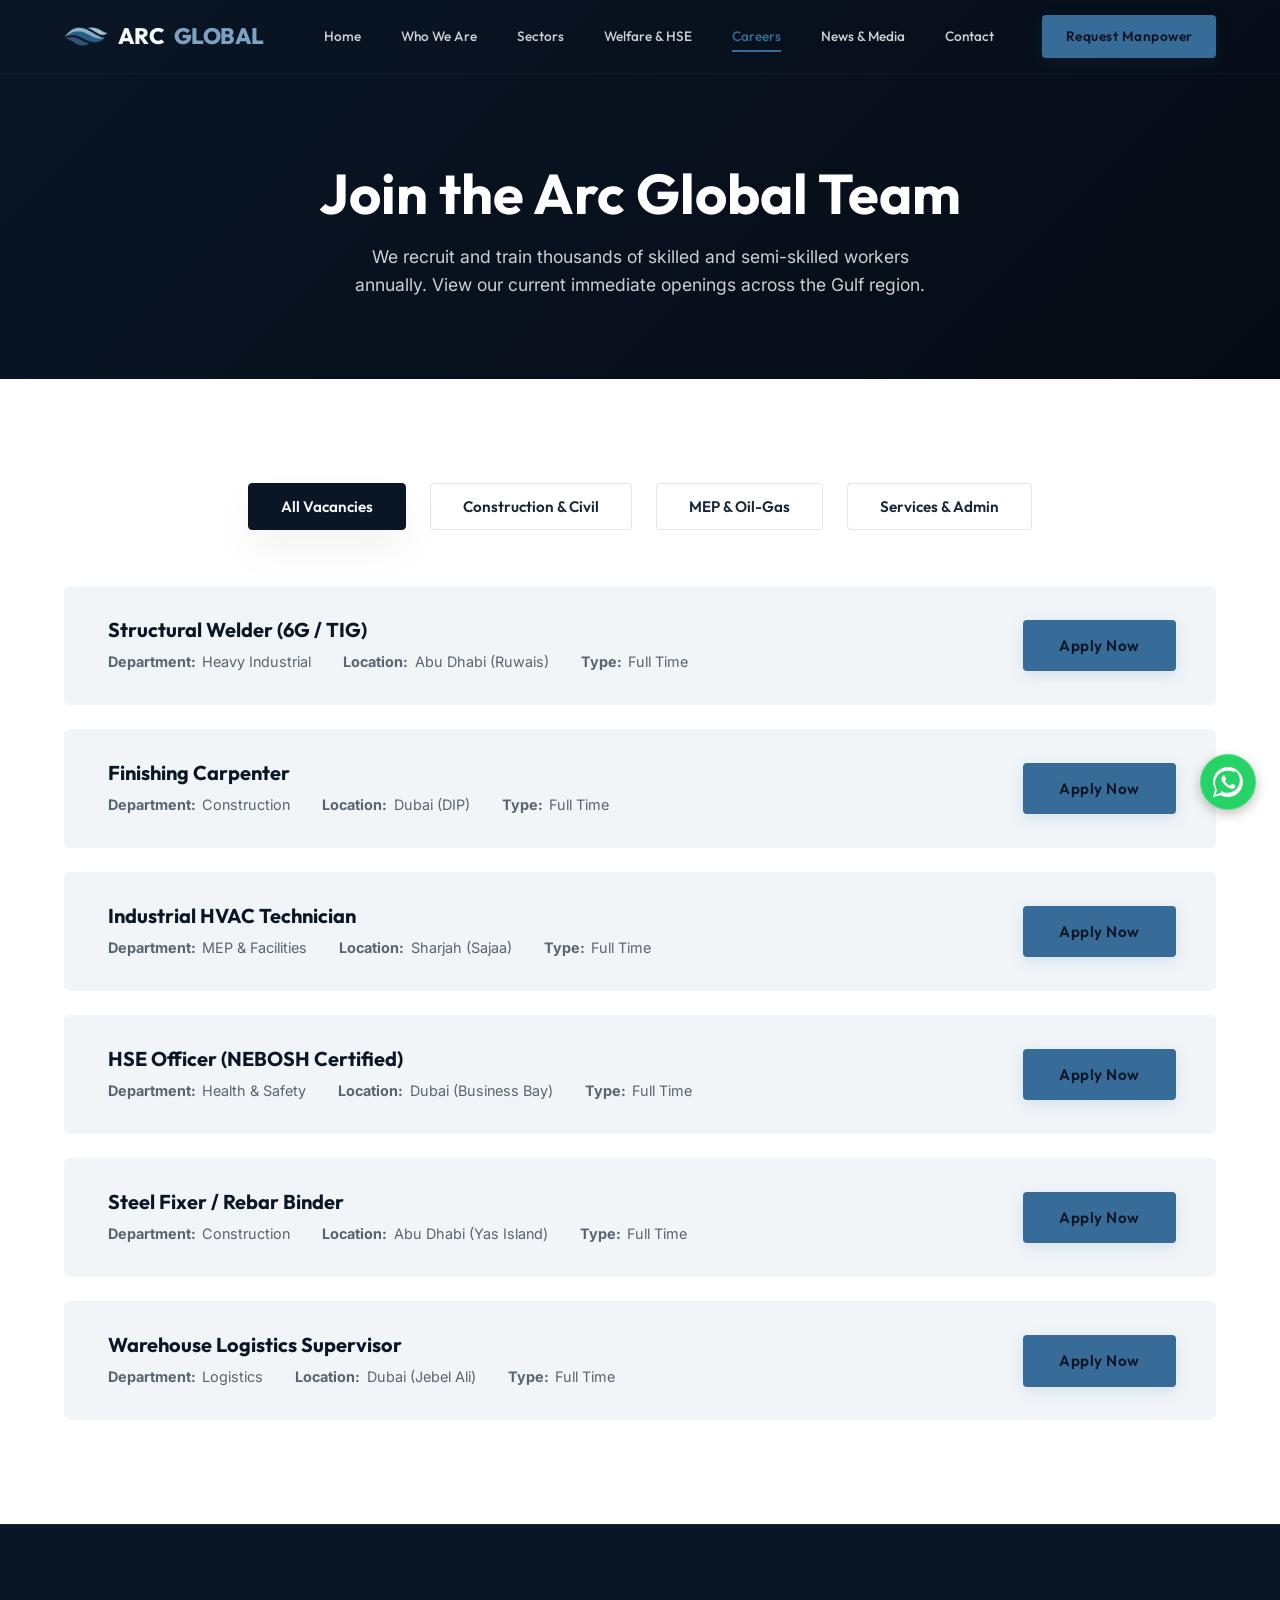
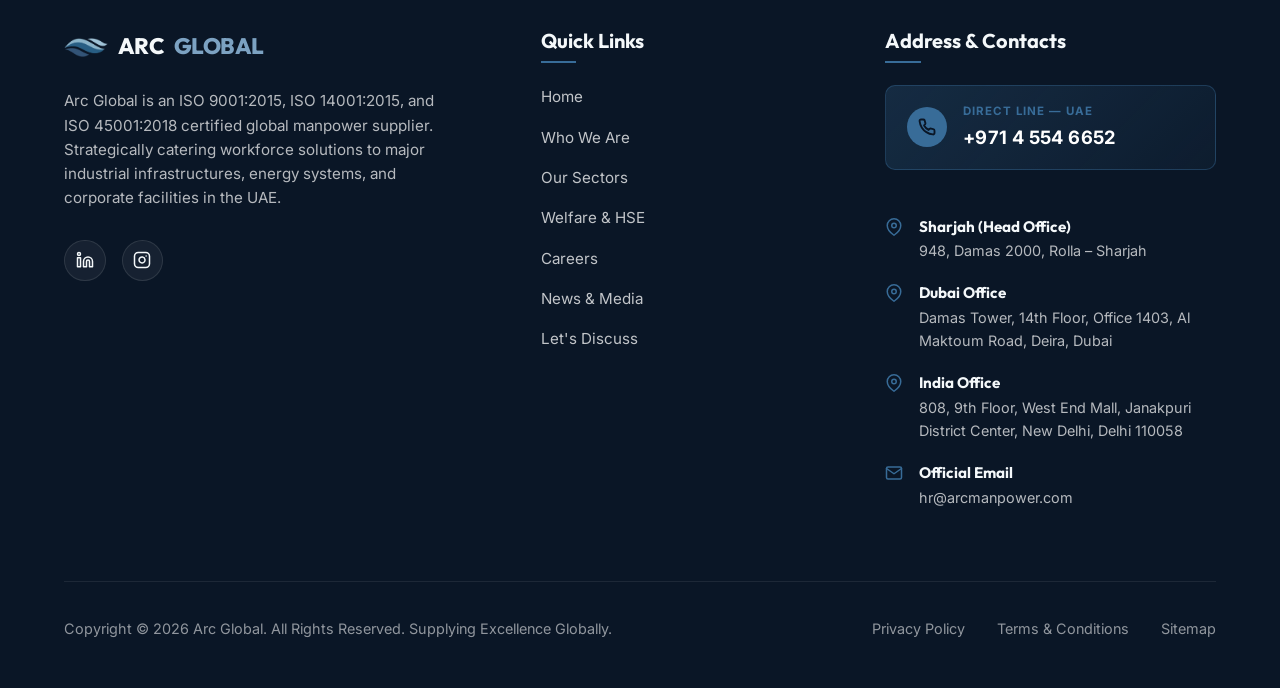
<file: careers.html>
<!DOCTYPE html>
<html lang="en">

<head>
  <meta charset="utf-8" />
  <meta name="viewport" content="width=device-width, initial-scale=1, shrink-to-fit=no, viewport-fit=cover" />
  <meta name="description"
    content="Join the Arc Global team. Explore current job openings across UAE in Construction, MEP, Oil &amp; Gas, and corporate sectors. Apply online now." />
  <meta name="keywords"
    content="manpower jobs uae, construction jobs dubai, mep jobs uae, oil gas jobs abu dhabi, arc global careers, blue collar jobs uae" />
  <meta name="author" content="Arc Global Group" />

  <meta property="og:title" content="Careers - Arc Global UAE" />
  <meta property="og:description"
    content="Explore current job openings across UAE and apply to join the Arc Global team." />
  <meta property="og:url" content="https://arcmanpower.ae/careers.html" />
  <meta property="og:type" content="website" />

  <title>Careers - Arc Global | Job Vacancies in UAE</title>

  <link rel="icon" href="favicon.svg" type="image/svg+xml">
  <link rel="alternate icon" href="logo.png" type="image/png">
  <link rel="stylesheet" href="styles.css" />

  <style>
    .page-hero {
      background: linear-gradient(135deg, var(--primary) 0%, var(--primary-dark) 100%);
      padding: 10rem 0 5rem;
      text-align: center;
      position: relative;
      overflow: hidden;
    }
    .page-hero::before {
      content: '';
      position: absolute;
      inset: 0;
      background: url('https://images.unsplash.com/photo-1486406146926-c627a92ad1ab?auto=format&fit=crop&w=1920&q=80') center/cover no-repeat;
      opacity: 0.15;
    }
    .page-hero .container { position: relative; z-index: 1; }
    .page-hero h1 { font-size: clamp(2rem, 5vw, 3.5rem); color: #fff; margin-bottom: 1rem; }
    .page-hero p { color: rgba(255,255,255,0.8); font-size: 1.1rem; max-width: 600px; margin: 0 auto; }
    .breadcrumb { display: flex; align-items: center; gap: 0.5rem; justify-content: center; margin-bottom: 1.5rem; font-size: 0.9rem; }
    .breadcrumb a { color: var(--accent); text-decoration: none; }
    .breadcrumb span { color: rgba(255,255,255,0.5); }
  </style>

  <!-- Check navigation context to restrict loader to initial open / manual reload -->
  <script>
    (function() {
      const isReload = (window.performance && window.performance.getEntriesByType && window.performance.getEntriesByType('navigation')[0] && window.performance.getEntriesByType('navigation')[0].type === 'reload') || (window.performance && window.performance.navigation && window.performance.navigation.type === 1);
      const hasLoadedBefore = sessionStorage.getItem('siteLoaded');
      if (hasLoadedBefore && !isReload) {
        document.documentElement.classList.add('no-loader');
      } else {
        sessionStorage.setItem('siteLoaded', 'true');
      }
    })();
  </script>

  <!-- No-JS Page Transition Fallback -->
  <noscript>
    <style>
      .page-transition-overlay { display: none !important; }
    </style>
  </noscript>
</head>

<body>

  <!-- PAGE TRANSITION OVERLAY -->
  <div class="page-transition-overlay" id="pageTransitionOverlay">
    <div class="transition-content">
      <img src="logo.png" alt="Arc Global Logo" class="transition-logo" />
      <div class="transition-brand">ARC<span>GLOBAL</span></div>
      <div class="transition-loader-bar">
        <div class="transition-loader-fill"></div>
      </div>
    </div>
  </div>

  <!-- FLOATING SCROLL TOP TRIGGER -->
  <div class="scroll-top" id="scrollTopBtn" onclick="window.scrollTo({top: 0, behavior: 'smooth'});">
    <svg xmlns="http://www.w3.org/2000/svg" width="24" height="24" viewBox="0 0 24 24" fill="none" stroke="currentColor"
      stroke-width="2.5" stroke-linecap="round" stroke-linejoin="round">
      <polyline points="18 15 12 9 6 15"></polyline>
    </svg>
  </div>

  <!-- HEADER -->
  <header id="header">
    <div class="container">
      <a href="index.html" class="logo">
        <img src="logo.png" alt="Arc Global Logo" class="logo-img" />
        ARC<span>GLOBAL</span>
      </a>

      <nav class="nav-menu" id="navMenu">
        <a href="index.html" class="nav-link">Home</a>
        <a href="index.html#about" class="nav-link">Who We Are</a>
        <a href="sectors.html" class="nav-link">Sectors</a>
        <a href="welfare.html" class="nav-link">Welfare &amp; HSE</a>
        <a href="careers.html" class="nav-link active">Careers</a>
        <a href="news.html" class="nav-link">News &amp; Media</a>
        <a href="contact.html" class="nav-link">Contact</a>
        <a href="javascript:void(0)" class="btn-premium btn-primary open-request-modal"
          style="padding: 0.6rem 1.4rem; font-size: 0.85rem; margin-left: 0.5rem;">Request Manpower</a>
      </nav>

      <button class="mobile-toggle" id="mobileToggle" aria-label="Toggle Navigation">
        <span></span>
        <span></span>
        <span></span>
      </button>
    </div>
  </header>

  <!-- PAGE HERO -->
  <section class="page-hero">
    <div class="container">

      <h1>Join the Arc Global Team</h1>
      <p>We recruit and train thousands of skilled and semi-skilled workers annually. View our current immediate
        openings across the Gulf region.</p>
    </div>
  </section>

  <!-- CAREERS PORTAL SECTION & TAB SYSTEM -->
  <section class="careers" id="careers">
    <div class="container">
      <div class="tab-nav" id="careersTabs">
        <button class="tab-btn active" data-category="all">All Vacancies</button>
        <button class="tab-btn" data-category="construction">Construction &amp; Civil</button>
        <button class="tab-btn" data-category="technical">MEP &amp; Oil-Gas</button>
        <button class="tab-btn" data-category="corporate">Services &amp; Admin</button>
      </div>

      <div class="jobs-grid" id="jobsGrid">

        <!-- Job 1 -->
        <div class="job-card" data-category="technical">
          <div class="job-info">
            <h3>Structural Welder (6G / TIG)</h3>
            <div class="job-meta">
              <span><strong>Department:</strong> Heavy Industrial</span>
              <span><strong>Location:</strong> Abu Dhabi (Ruwais)</span>
              <span><strong>Type:</strong> Full Time</span>
            </div>
          </div>
          <button class="btn-premium btn-primary open-apply-modal" data-job="Structural Welder (6G / TIG)">Apply
            Now</button>
        </div>

        <!-- Job 2 -->
        <div class="job-card" data-category="construction">
          <div class="job-info">
            <h3>Finishing Carpenter</h3>
            <div class="job-meta">
              <span><strong>Department:</strong> Construction</span>
              <span><strong>Location:</strong> Dubai (DIP)</span>
              <span><strong>Type:</strong> Full Time</span>
            </div>
          </div>
          <button class="btn-premium btn-primary open-apply-modal" data-job="Finishing Carpenter">Apply Now</button>
        </div>

        <!-- Job 3 -->
        <div class="job-card" data-category="technical">
          <div class="job-info">
            <h3>Industrial HVAC Technician</h3>
            <div class="job-meta">
              <span><strong>Department:</strong> MEP &amp; Facilities</span>
              <span><strong>Location:</strong> Sharjah (Sajaa)</span>
              <span><strong>Type:</strong> Full Time</span>
            </div>
          </div>
          <button class="btn-premium btn-primary open-apply-modal" data-job="Industrial HVAC Technician">Apply
            Now</button>
        </div>

        <!-- Job 4 -->
        <div class="job-card" data-category="corporate">
          <div class="job-info">
            <h3>HSE Officer (NEBOSH Certified)</h3>
            <div class="job-meta">
              <span><strong>Department:</strong> Health &amp; Safety</span>
              <span><strong>Location:</strong> Dubai (Business Bay)</span>
              <span><strong>Type:</strong> Full Time</span>
            </div>
          </div>
          <button class="btn-premium btn-primary open-apply-modal" data-job="HSE Officer (NEBOSH Certified)">Apply
            Now</button>
        </div>

        <!-- Job 5 -->
        <div class="job-card" data-category="construction">
          <div class="job-info">
            <h3>Steel Fixer / Rebar Binder</h3>
            <div class="job-meta">
              <span><strong>Department:</strong> Construction</span>
              <span><strong>Location:</strong> Abu Dhabi (Yas Island)</span>
              <span><strong>Type:</strong> Full Time</span>
            </div>
          </div>
          <button class="btn-premium btn-primary open-apply-modal" data-job="Steel Fixer / Rebar Binder">Apply Now</button>
        </div>

        <!-- Job 6 -->
        <div class="job-card" data-category="corporate">
          <div class="job-info">
            <h3>Warehouse Logistics Supervisor</h3>
            <div class="job-meta">
              <span><strong>Department:</strong> Logistics</span>
              <span><strong>Location:</strong> Dubai (Jebel Ali)</span>
              <span><strong>Type:</strong> Full Time</span>
            </div>
          </div>
          <button class="btn-premium btn-primary open-apply-modal" data-job="Warehouse Logistics Supervisor">Apply Now</button>
        </div>

      </div>
    </div>
  </section>

  <!-- MODAL WINDOW COMPONENT (Careers Apply Portal) -->
  <div class="modal-overlay" id="applyModalOverlay">
    <div class="modal-window">
      <div class="modal-header">
        <h3 id="modalJobTitle">Apply for Job Role</h3>
        <button class="modal-close-btn" id="closeModalBtn" aria-label="Close Modal">&times;</button>
      </div>
      <div class="modal-body">
        <form id="applyJobForm">
          <input type="hidden" id="modalJobHiddenField" value="" />

          <div class="form-group">
            <input type="text" class="form-control" id="applyName" placeholder=" " required />
            <label for="applyName">Your Full Name</label>
          </div>

          <div class="form-row">
            <div class="form-group">
              <input type="tel" class="form-control" id="applyPhone" placeholder=" " required />
              <label for="applyPhone">Mobile Number (UAE / Home)</label>
            </div>
            <div class="form-group">
              <select class="form-control" id="applyLocation" required>
                <option value="" disabled selected></option>
                <option value="uae">Currently inside UAE (Resident/Visitor)</option>
                <option value="india">India</option>
                <option value="nepal">Nepal</option>
                <option value="pakistan">Pakistan</option>
                <option value="bangladesh">Bangladesh</option>
                <option value="other">Other Countries</option>
              </select>
              <label for="applyLocation">Current Location</label>
            </div>
          </div>

          <div class="form-group">
            <input type="email" class="form-control" id="applyEmail" placeholder=" " required />
            <label for="applyEmail">Email Address</label>
          </div>

          <div class="file-upload-wrapper">
            <div class="file-upload-btn">
              <svg xmlns="http://www.w3.org/2000/svg" width="20" height="20" viewBox="0 0 24 24" fill="none"
                stroke="currentColor" stroke-width="2" stroke-linecap="round" stroke-linejoin="round">
                <path d="M21 15v4a2 2 0 0 1-2 2H5a2 2 0 0 1-2-2v-4"></path>
                <polyline points="17 8 12 3 7 8"></polyline>
                <line x1="12" y1="3" x2="12" y2="15"></line>
              </svg>
              <span>Upload CV / Bio-data (PDF or DOC)</span>
            </div>
            <input type="file" id="applyResume" accept=".pdf,.doc,.docx" required />
            <span class="file-selected-name" id="selectedFileName"></span>
          </div>

          <button type="submit" class="form-submit-btn" id="applySubmitBtn">Submit Application</button>
        </form>
      </div>
    </div>
  </div>

  <!-- TOAST CONTAINER FOR ALERTS -->
  <div class="toast-container" id="toastContainer"></div>

  <!-- FOOTER -->
  <footer>
    <div class="container">
      <div class="footer-grid">
        <div class="footer-col">
          <a href="index.html" class="logo" style="margin-bottom: 1.5rem;">
            <img src="logo.png" alt="Arc Global Logo" class="logo-img" />
            ARC<span>GLOBAL</span>
          </a>
          <p>Arc Global is an ISO 9001:2015, ISO 14001:2015, and ISO 45001:2018 certified global manpower supplier.
            Strategically catering workforce solutions to major industrial infrastructures, energy systems, and
            corporate facilities in the UAE.</p>
          <div class="footer-socials">
            <a href="https://www.linkedin.com/company/arc-global-uae/" target="_blank" rel="noopener noreferrer" class="social-circle" aria-label="LinkedIn">
              <svg xmlns="http://www.w3.org/2000/svg" width="18" height="18" viewBox="0 0 24 24" fill="none"
                stroke="currentColor" stroke-width="2" stroke-linecap="round" stroke-linejoin="round">
                <path d="M16 8a6 6 0 0 1 6 6v7h-4v-7a2 2 0 0 0-2-2 2 2 0 0 0-2 2v7h-4v-7a6 6 0 0 1 6-6z"></path>
                <rect x="2" y="9" width="4" height="12"></rect>
                <circle cx="4" cy="4" r="2"></circle>
              </svg>
            </a>
            <a href="https://www.instagram.com/arc_global_?igsh=MWhqeXkxdXNpYXVldA==" target="_blank" rel="noopener noreferrer" class="social-circle" aria-label="Instagram">
              <svg xmlns="http://www.w3.org/2000/svg" width="18" height="18" viewBox="0 0 24 24" fill="none"
                stroke="currentColor" stroke-width="2" stroke-linecap="round" stroke-linejoin="round">
                <rect x="2" y="2" width="20" height="20" rx="5" ry="5"></rect>
                <path d="M16 11.37A4 4 0 1 1 12.63 8 4 4 0 0 1 16 11.37z"></path>
                <line x1="17.5" y1="6.5" x2="17.51" y2="6.5"></line>
              </svg>
            </a>
          </div>
        </div>

        <div class="footer-col">
          <h4>Quick Links</h4>
          <div class="footer-links">
            <a href="index.html">Home</a>
            <a href="index.html#about">Who We Are</a>
            <a href="sectors.html">Our Sectors</a>
            <a href="welfare.html">Welfare &amp; HSE</a>
            <a href="careers.html">Careers</a>
            <a href="news.html">News &amp; Media</a>
            <a href="contact.html">Let's Discuss</a>
          </div>
        </div>

        <div class="footer-col">
          <h4>Address &amp; Contacts</h4>
          <div class="footer-contact">

            <!-- Prominent Phone CTA -->
            <a href="tel:+97145546652" class="footer-phone-cta">
              <div class="footer-phone-cta-icon">
                <svg xmlns="http://www.w3.org/2000/svg" width="18" height="18" viewBox="0 0 24 24" fill="none"
                  stroke="currentColor" stroke-width="2.5" stroke-linecap="round" stroke-linejoin="round">
                  <path d="M22 16.92v3a2 2 0 0 1-2.18 2 19.79 19.79 0 0 1-8.63-3.07 19.5 19.5 0 0 1-6-6 19.79 19.79 0 0 1-3.07-8.67A2 2 0 0 1 4.11 2h3a2 2 0 0 1 2 1.72 12.84 12.84 0 0 0 .7 2.81 2 2 0 0 1-.45 2.11L8.09 9.91a16 16 0 0 0 6 6l1.27-1.27a2 2 0 0 1 2.11-.45 12.84 12.84 0 0 0 2.81.7A2 2 0 0 1 22 16.92z"></path>
                </svg>
              </div>
              <div class="footer-phone-cta-text">
                <span class="footer-phone-cta-label">Direct Line &mdash; UAE</span>
                <span class="footer-phone-cta-number">+971 4 554 6652</span>
              </div>
            </a>

            <div class="footer-contact-item">
              <div class="footer-contact-icon">
                <svg xmlns="http://www.w3.org/2000/svg" width="18" height="18" viewBox="0 0 24 24" fill="none"
                  stroke="currentColor" stroke-width="2" stroke-linecap="round" stroke-linejoin="round">
                  <path d="M21 10c0 7-9 13-9 13s-9-6-9-13a9 9 0 0 1 18 0z"></path>
                  <circle cx="12" cy="10" r="3"></circle>
                </svg>
              </div>
              <div class="footer-contact-text">
                <h5>Sharjah (Head Office)</h5>
                <p>948, Damas 2000, Rolla &ndash; Sharjah</p>
              </div>
            </div>

            <div class="footer-contact-item">
              <div class="footer-contact-icon">
                <svg xmlns="http://www.w3.org/2000/svg" width="18" height="18" viewBox="0 0 24 24" fill="none"
                  stroke="currentColor" stroke-width="2" stroke-linecap="round" stroke-linejoin="round">
                  <path d="M21 10c0 7-9 13-9 13s-9-6-9-13a9 9 0 0 1 18 0z"></path>
                  <circle cx="12" cy="10" r="3"></circle>
                </svg>
              </div>
              <div class="footer-contact-text">
                <h5>Dubai Office</h5>
                <p>Damas Tower, 14th Floor, Office 1403, Al Maktoum Road, Deira, Dubai</p>
              </div>
            </div>

            <div class="footer-contact-item">
              <div class="footer-contact-icon">
                <svg xmlns="http://www.w3.org/2000/svg" width="18" height="18" viewBox="0 0 24 24" fill="none"
                  stroke="currentColor" stroke-width="2" stroke-linecap="round" stroke-linejoin="round">
                  <path d="M21 10c0 7-9 13-9 13s-9-6-9-13a9 9 0 0 1 18 0z"></path>
                  <circle cx="12" cy="10" r="3"></circle>
                </svg>
              </div>
              <div class="footer-contact-text">
                <h5>India Office</h5>
                <p>808, 9th Floor, West End Mall, Janakpuri District Center, New Delhi, Delhi 110058</p>
              </div>
            </div>

            <div class="footer-contact-item">
              <div class="footer-contact-icon">
                <svg xmlns="http://www.w3.org/2000/svg" width="18" height="18" viewBox="0 0 24 24" fill="none"
                  stroke="currentColor" stroke-width="2" stroke-linecap="round" stroke-linejoin="round">
                  <path d="M4 4h16c1.1 0 2 .9 2 2v12c0 1.1-.9 2-2 2H4c-1.1 0-2-.9-2-2V6c0-1.1.9-2 2-2z"></path>
                  <polyline points="22,6 12,13 2,6"></polyline>
                </svg>
              </div>
              <div class="footer-contact-text">
                <h5>Official Email</h5>
                <p><a href="mailto:hr@arcmanpower.com"
                    style="color: inherit; text-decoration: none;">hr@arcmanpower.com</a></p>
              </div>
            </div>
          </div>
        </div>
      </div>

      <div class="footer-bottom">
        <p>Copyright &copy; <span id="year">2026</span> Arc Global. All Rights Reserved. Supplying Excellence Globally.</p>
        <div class="footer-bottom-links">
          <a href="#">Privacy Policy</a>
          <a href="#">Terms &amp; Conditions</a>
          <a href="#">Sitemap</a>
        </div>
      </div>
    </div>
  </footer>

  <!-- Floating WhatsApp Button -->
  <a href="https://wa.me/97145546652" class="whatsapp-float" target="_blank" rel="noopener noreferrer" aria-label="Chat on WhatsApp">
    <svg xmlns="http://www.w3.org/2000/svg" width="24" height="24" viewBox="0 0 24 24" fill="currentColor">
      <path d="M.057 24l1.687-6.163c-1.041-1.804-1.588-3.849-1.587-5.946C.06 5.348 5.397.01 12.008.01c3.202.001 6.212 1.246 8.477 3.514 2.266 2.268 3.507 5.28 3.505 8.484-.004 6.657-5.34 11.997-11.953 11.997-2.005-.001-3.973-.502-5.724-1.455L0 24zm6.59-4.846c1.665.988 3.3 1.488 4.954 1.49 5.433-.001 9.85-4.417 9.853-9.852.002-2.633-1.016-5.105-2.868-6.96C16.678 3.981 14.198 2.99 11.565 2.99c-5.438 0-9.855 4.417-9.858 9.853-.001 1.937.512 3.823 1.485 5.49L2.176 22.1l4.471-1.747-.001-.2zM17.52 14.33c-.279-.14-1.651-.815-1.907-.907-.256-.092-.442-.14-.627.14-.185.279-.717.907-.88 1.092-.163.186-.326.208-.605.068-.279-.14-1.18-.435-2.247-1.387-.83-.74-1.39-1.653-1.553-1.932-.163-.28-.017-.43.122-.569.124-.125.279-.326.419-.489.14-.163.186-.279.279-.465.093-.186.046-.35-.023-.49-.069-.14-.627-1.512-.86-2.07-.226-.547-.454-.472-.627-.48-.163-.008-.348-.01-.534-.01-.163 0-.488.07-.743.348-.256.279-.977.954-.977 2.325s1.001 2.697 1.14 2.884c.14.186 1.97 3.007 4.773 4.218.666.288 1.187.46 1.593.589.67.213 1.28.183 1.761.111.537-.08 1.651-.675 1.884-1.326.232-.65 0-1.209-.163-1.326z"/>
    </svg>
  </a>

  <!-- MODAL WINDOW COMPONENT (Request Manpower / Discussions & Quotes) -->
  <div class="modal-overlay" id="requestManpowerModalOverlay">
    <div class="modal-window">
      <div class="modal-header">
        <h3>Discussions &amp; Quotes</h3>
        <button class="modal-close-btn" id="closeRequestModalBtn" aria-label="Close Request Modal">&times;</button>
      </div>
      <div class="modal-body">
        <form id="requestManpowerForm">
          <div class="form-group">
            <select class="form-control" id="requestSolution" required>
              <option value="" disabled selected></option>
              <option value="civil">Civil &amp; Construction Force</option>
              <option value="mep">MEP / Technical Skilled Force</option>
              <option value="oil-gas">Oil &amp; Gas Welder/Riggers</option>
              <option value="cleaning">Building Maintenance &amp; Cleaning</option>
              <option value="hospitality">Hospitality &amp; Kitchen Crews</option>
              <option value="logistics">Warehouse &amp; Driver Logistics</option>
            </select>
            <label for="requestSolution">Select Solution Needed</label>
          </div>

          <div class="form-row">
            <div class="form-group">
              <input type="text" class="form-control" id="requestName" placeholder=" " required />
              <label for="requestName">Full Name</label>
            </div>
            <div class="form-group">
              <input type="tel" class="form-control" id="requestPhone" placeholder=" " required />
              <label for="requestPhone">Phone Number</label>
            </div>
          </div>

          <div class="form-group">
            <input type="email" class="form-control" id="requestEmail" placeholder=" " required />
            <label for="requestEmail">Email Address</label>
          </div>

          <div class="form-group">
            <input type="text" class="form-control" id="requestCompany" placeholder=" " />
            <label for="requestCompany">Company / Organization Name (Optional)</label>
          </div>

          <div class="form-group">
            <textarea class="form-control" id="requestDesc" placeholder=" " required></textarea>
            <label for="requestDesc">Outline Workers Count &amp; Skills Grade Required...</label>
          </div>

          <button type="submit" class="form-submit-btn" id="requestSubmitBtn">Let's Discuss</button>
        </form>

        <!-- Success Visual Shield Overlay -->
        <div class="form-success-overlay" id="requestSuccessOverlay">
          <div class="success-icon-box">
            <svg xmlns="http://www.w3.org/2000/svg" width="40" height="40" viewBox="0 0 24 24" fill="none"
              stroke="currentColor" stroke-width="3" stroke-linecap="round" stroke-linejoin="round">
              <polyline points="20 6 9 17 4 12"></polyline>
            </svg>
          </div>
          <h3>Request Registered</h3>
          <p>Your staffing request has been routed to our corporate relations panel. An advisor will contact you within 2 hours.</p>
        </div>
      </div>
    </div>
  </div>

  <script src="script.js"></script>
</body>

</html>
</file>
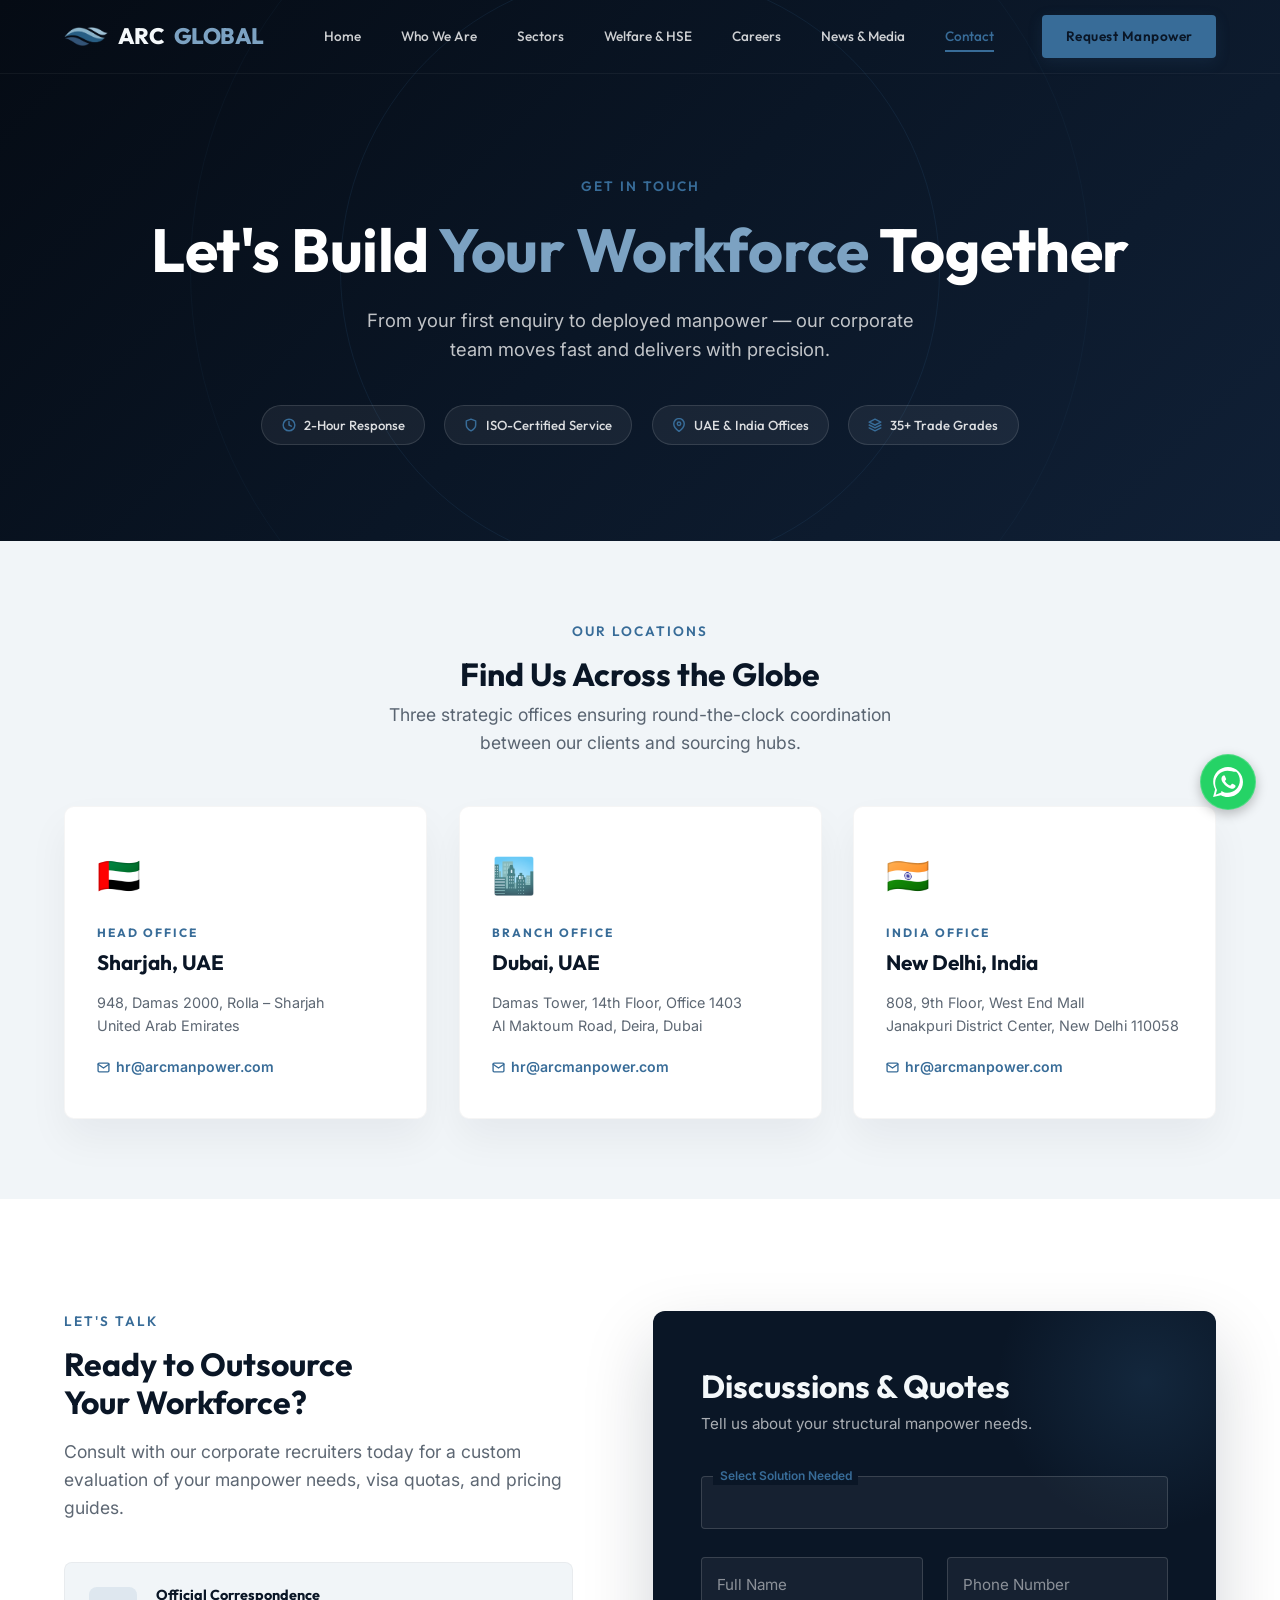
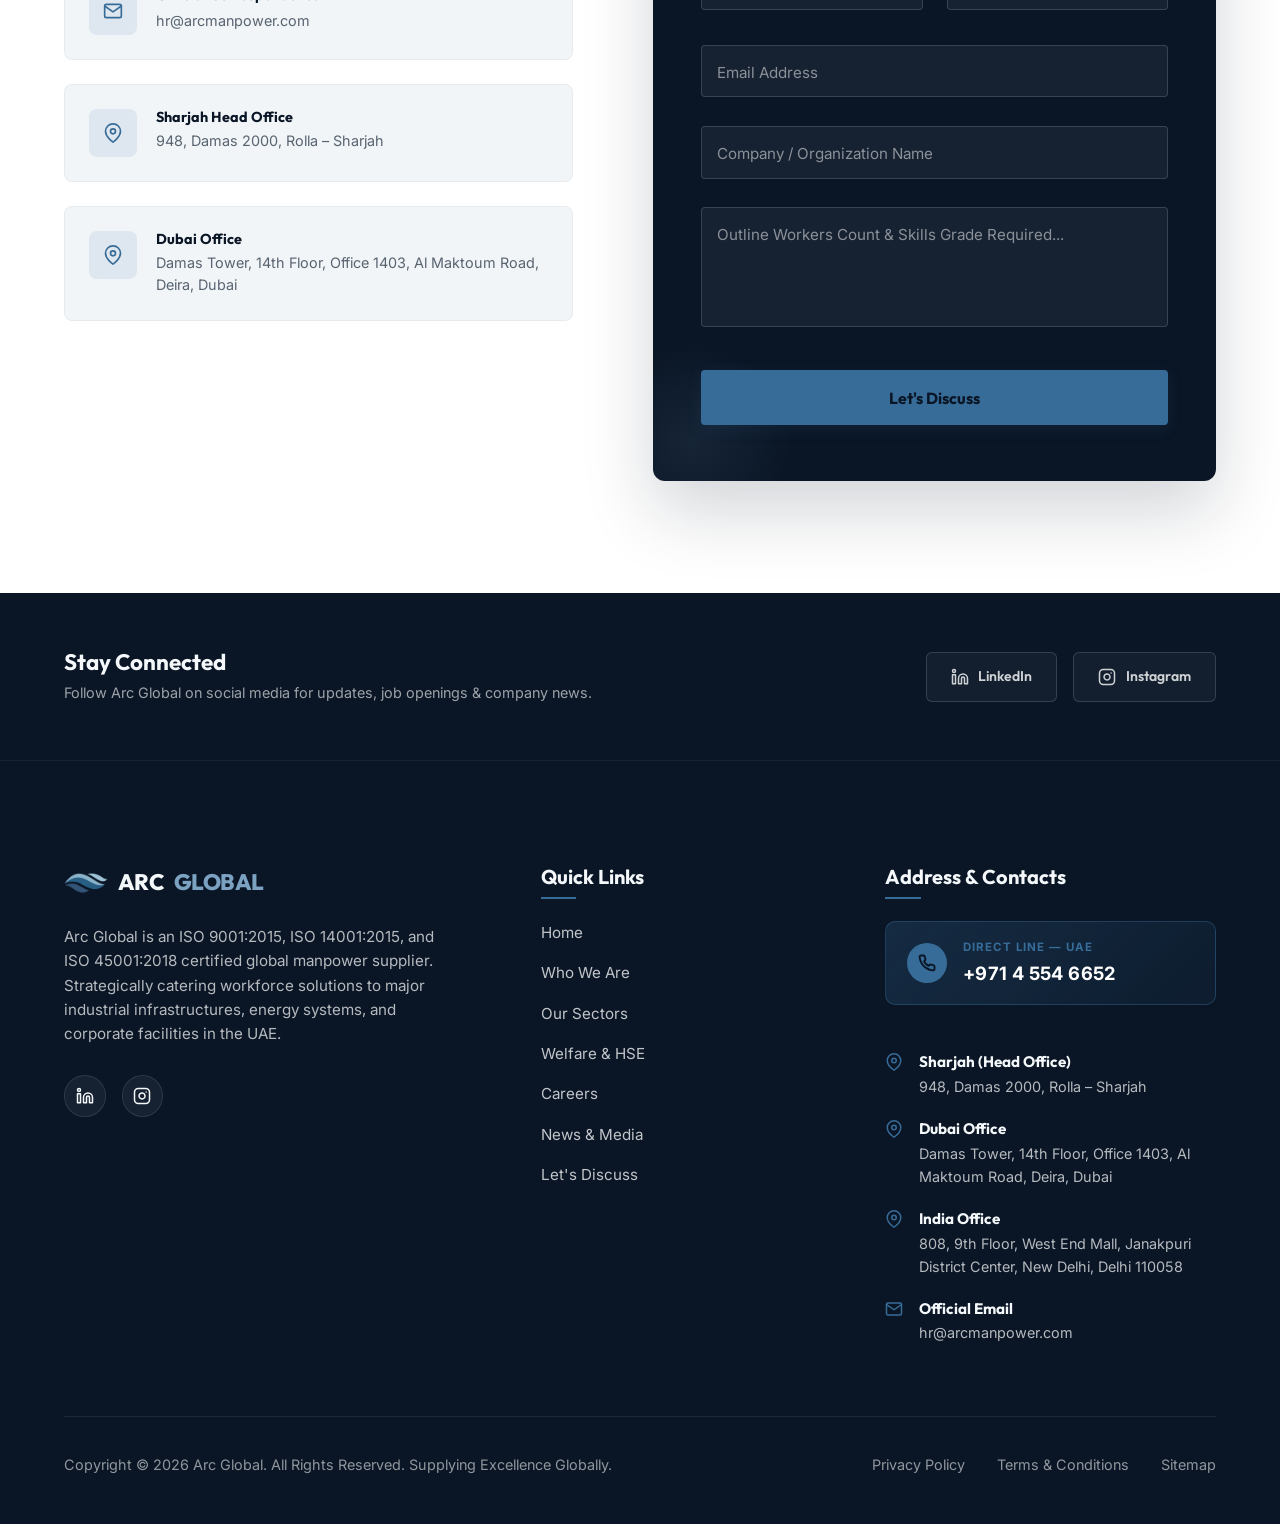
<file: contact.html>
<!DOCTYPE html>
<html lang="en">

<head>
  <meta charset="utf-8" />
  <meta name="viewport" content="width=device-width, initial-scale=1, shrink-to-fit=no, viewport-fit=cover" />
  <meta name="description"
    content="Contact Arc Global — UAE's leading manpower supply company. Reach our corporate team in Dubai, Sharjah and New Delhi for workforce outsourcing, staffing quotes, and manpower requests." />
  <meta name="keywords"
    content="contact arc global, manpower request uae, staffing quote dubai, workforce outsourcing enquiry, labor supply contact uae" />
  <meta name="author" content="Arc Global Group" />

  <meta property="og:title" content="Contact Us - Arc Global UAE" />
  <meta property="og:description"
    content="Start a discussion or request a staffing quote. Our corporate team responds within 2 hours." />
  <meta property="og:url" content="https://arcmanpower.ae/contact.html" />
  <meta property="og:type" content="website" />

  <title>Contact Us &amp; Discussions — Arc Global | Manpower Supply UAE</title>

  <link rel="icon" href="favicon.svg" type="image/svg+xml">
  <link rel="alternate icon" href="logo.png" type="image/png">
  <link rel="stylesheet" href="styles.css" />

  <style>
    /* ─── PAGE HERO ─── */
    .contact-page-hero {
      background: linear-gradient(135deg, #050b14 0%, #0a1626 50%, #102036 100%);
      padding: 11rem 0 6rem;
      text-align: center;
      position: relative;
      overflow: hidden;
    }

    .contact-page-hero::before {
      content: '';
      position: absolute;
      inset: 0;
      background: url('https://images.unsplash.com/photo-1521791136064-7986c2920216?auto=format&fit=crop&w=1920&q=80') center/cover no-repeat;
      opacity: 0.08;
    }

    /* animated ring accents */
    .contact-page-hero::after {
      content: '';
      position: absolute;
      width: 600px;
      height: 600px;
      border-radius: 50%;
      border: 1px solid rgba(56,108,152,0.15);
      top: 50%;
      left: 50%;
      transform: translate(-50%, -50%);
      animation: ring-pulse 4s ease-in-out infinite;
    }

    @keyframes ring-pulse {
      0%, 100% { transform: translate(-50%, -50%) scale(1); opacity: 0.6; }
      50%        { transform: translate(-50%, -50%) scale(1.1); opacity: 0.2; }
    }

    .hero-ring-outer {
      position: absolute;
      width: 900px;
      height: 900px;
      border-radius: 50%;
      border: 1px solid rgba(56,108,152,0.07);
      top: 50%;
      left: 50%;
      transform: translate(-50%, -50%);
      animation: ring-pulse 6s ease-in-out infinite 1s;
      pointer-events: none;
    }

    .contact-page-hero .container {
      position: relative;
      z-index: 2;
      opacity: 0;
      animation: fadeInUp 0.9s cubic-bezier(0.16,1,0.3,1) 0.1s forwards;
    }

    .contact-page-hero h1 {
      font-size: clamp(2.2rem, 5.5vw, 3.8rem);
      color: #fff;
      margin-bottom: 1.2rem;
      letter-spacing: -0.5px;
    }

    .contact-page-hero h1 span {
      color: var(--accent-light);
    }

    .contact-page-hero p {
      color: rgba(255,255,255,0.75);
      font-size: 1.15rem;
      max-width: 580px;
      margin: 0 auto 2rem;
    }

    .hero-quick-badges {
      display: flex;
      justify-content: center;
      gap: 1.2rem;
      flex-wrap: wrap;
      margin-top: 2.5rem;
    }

    .hero-quick-badge {
      display: inline-flex;
      align-items: center;
      gap: 0.5rem;
      background: rgba(255,255,255,0.06);
      border: 1px solid rgba(255,255,255,0.12);
      color: rgba(255,255,255,0.85);
      padding: 0.55rem 1.2rem;
      border-radius: 50px;
      font-family: 'Outfit', sans-serif;
      font-size: 0.82rem;
      font-weight: 500;
      backdrop-filter: blur(10px);
      transition: all 0.3s ease;
    }

    .hero-quick-badge:hover {
      background: rgba(56,108,152,0.25);
      border-color: var(--accent);
      color: #fff;
    }

    .hero-quick-badge svg {
      color: var(--accent);
    }

    /* ─── OFFICE CARDS SECTION ─── */
    .offices-section {
      background: var(--bg-alternate);
      padding: 5rem 0;
    }

    .offices-grid {
      display: grid;
      grid-template-columns: repeat(3, 1fr);
      gap: 2rem;
      margin-top: 3rem;
      opacity: 0;
      animation: fadeInUp 0.8s cubic-bezier(0.16,1,0.3,1) 0.15s forwards;
    }

    .office-card {
      background: #fff;
      border-radius: 10px;
      padding: 2.5rem 2rem;
      box-shadow: var(--shadow-premium);
      border: 1px solid rgba(0,0,0,0.04);
      position: relative;
      overflow: hidden;
      transition: var(--transition-smooth);
    }

    .office-card::before {
      content: '';
      position: absolute;
      top: 0; left: 0;
      width: 4px;
      height: 0;
      background: var(--accent);
      border-radius: 0 0 4px 4px;
      transition: height 0.4s cubic-bezier(0.16,1,0.3,1);
    }

    .office-card:hover {
      transform: translateY(-8px);
      box-shadow: var(--shadow-hover);
    }

    .office-card:hover::before {
      height: 100%;
    }

    .office-card-flag {
      font-size: 2.2rem;
      margin-bottom: 1.2rem;
      display: block;
    }

    .office-card-label {
      font-family: 'Outfit', sans-serif;
      font-size: 0.75rem;
      font-weight: 700;
      text-transform: uppercase;
      letter-spacing: 2px;
      color: var(--accent);
      margin-bottom: 0.5rem;
      display: block;
    }

    .office-card h3 {
      font-size: 1.3rem;
      color: var(--primary);
      margin-bottom: 1rem;
    }

    .office-card p {
      font-size: 0.9rem;
      color: var(--text-muted);
      line-height: 1.6;
      margin-bottom: 1.2rem;
    }

    .office-card-contact {
      display: flex;
      flex-direction: column;
      gap: 0.5rem;
    }

    .office-card-contact a {
      font-size: 0.88rem;
      color: var(--accent);
      font-weight: 600;
      display: flex;
      align-items: center;
      gap: 0.4rem;
      transition: var(--transition-fast);
    }

    .office-card-contact a:hover {
      color: var(--primary);
    }

    /* ─── MAIN CONTACT SECTION ─── */
    .contact-main {
      background: var(--bg-light);
      padding: 7rem 0;
    }

    .contact-main-grid {
      display: grid;
      grid-template-columns: 0.95fr 1.05fr;
      gap: 5rem;
      align-items: start;
    }

    /* Left column — info */
    .contact-main-info {
      opacity: 0;
      animation: fadeInUp 0.8s cubic-bezier(0.16,1,0.3,1) 0.2s forwards;
    }

    .contact-main-info .section-title {
      margin-bottom: 1rem;
    }

    .contact-main-info .section-desc {
      margin-bottom: 2.5rem;
    }

    .contact-detail-cards {
      display: flex;
      flex-direction: column;
      gap: 1.5rem;
      margin-bottom: 3rem;
    }

    .contact-detail-card {
      display: flex;
      gap: 1.2rem;
      align-items: flex-start;
      padding: 1.5rem;
      background: var(--bg-alternate);
      border-radius: 8px;
      border: 1px solid rgba(0,0,0,0.04);
      transition: var(--transition-smooth);
    }

    .contact-detail-card:hover {
      background: #fff;
      box-shadow: var(--shadow-premium);
      transform: translateX(6px);
    }

    .contact-detail-icon {
      width: 3rem;
      height: 3rem;
      border-radius: 8px;
      background: rgba(56,108,152,0.1);
      color: var(--accent);
      display: flex;
      align-items: center;
      justify-content: center;
      flex-shrink: 0;
      transition: var(--transition-fast);
    }

    .contact-detail-card:hover .contact-detail-icon {
      background: var(--accent);
      color: #fff;
    }

    .contact-detail-text h4 {
      font-size: 0.9rem;
      font-weight: 700;
      margin-bottom: 0.25rem;
      color: var(--primary);
    }

    .contact-detail-text p,
    .contact-detail-text a {
      font-size: 0.9rem;
      color: var(--text-muted);
      line-height: 1.5;
    }

    .contact-detail-text a:hover {
      color: var(--accent);
    }

    /* Response time badge */
    .response-time-badge {
      display: flex;
      align-items: center;
      gap: 1rem;
      padding: 1.2rem 1.5rem;
      background: linear-gradient(135deg, var(--primary) 0%, #1a3a52 100%);
      border-radius: 8px;
      color: var(--text-light);
    }

    .response-dot {
      width: 10px;
      height: 10px;
      border-radius: 50%;
      background: #4ade80;
      flex-shrink: 0;
      box-shadow: 0 0 0 0 rgba(74,222,128,0.5);
      animation: pulse-dot 2s ease-in-out infinite;
    }

    @keyframes pulse-dot {
      0%, 100% { box-shadow: 0 0 0 0 rgba(74,222,128,0.5); }
      50%        { box-shadow: 0 0 0 6px rgba(74,222,128,0); }
    }

    .response-time-badge p {
      font-size: 0.88rem;
      color: rgba(255,255,255,0.8);
      line-height: 1.4;
    }

    .response-time-badge strong {
      color: #fff;
    }

    /* ─── RIGHT COLUMN — FORM CARD ─── */
    .contact-form-wrapper {
      opacity: 0;
      animation: fadeInUp 0.8s cubic-bezier(0.16,1,0.3,1) 0.35s forwards;
    }

    .contact-enquiry-card {
      background: var(--primary);
      border-radius: 12px;
      padding: 3.5rem 3rem;
      box-shadow: 0 30px 70px rgba(10,22,38,0.18);
      position: relative;
      overflow: hidden;
    }

    .contact-enquiry-card::before {
      content: '';
      position: absolute;
      top: -80px; right: -80px;
      width: 300px; height: 300px;
      border-radius: 50%;
      background: radial-gradient(circle, rgba(56,108,152,0.2), transparent 70%);
      pointer-events: none;
    }

    .contact-enquiry-card::after {
      content: '';
      position: absolute;
      bottom: -60px; left: -60px;
      width: 200px; height: 200px;
      border-radius: 50%;
      background: radial-gradient(circle, rgba(124,162,194,0.1), transparent 70%);
      pointer-events: none;
    }

    .contact-enquiry-card .form-header {
      margin-bottom: 2.5rem;
      position: relative;
      z-index: 1;
    }

    .contact-enquiry-card .form-header h3 {
      color: var(--text-light);
      font-size: 2rem;
      margin-bottom: 0.4rem;
    }

    .contact-enquiry-card .form-header p {
      color: rgba(255,255,255,0.65);
      font-size: 0.95rem;
    }

    .contact-enquiry-card form {
      position: relative;
      z-index: 1;
    }

    /* ─── SOCIAL / FOLLOW STRIP ─── */
    .social-connect-section {
      background: var(--primary);
      padding: 3.5rem 0;
    }

    .social-connect-inner {
      display: flex;
      align-items: center;
      justify-content: space-between;
      gap: 2rem;
      flex-wrap: wrap;
    }

    .social-connect-text h3 {
      color: var(--text-light);
      font-size: 1.4rem;
      margin-bottom: 0.3rem;
    }

    .social-connect-text p {
      color: rgba(255,255,255,0.6);
      font-size: 0.9rem;
    }

    .social-connect-links {
      display: flex;
      gap: 1rem;
    }

    .social-connect-link {
      display: flex;
      align-items: center;
      gap: 0.6rem;
      padding: 0.8rem 1.5rem;
      border: 1px solid rgba(255,255,255,0.15);
      border-radius: 6px;
      color: rgba(255,255,255,0.8);
      font-family: 'Outfit', sans-serif;
      font-size: 0.88rem;
      font-weight: 600;
      transition: var(--transition-smooth);
      background: rgba(255,255,255,0.04);
    }

    .social-connect-link:hover {
      background: var(--accent);
      border-color: var(--accent);
      color: #fff;
      transform: translateY(-3px);
    }

    /* Scroll reveal helper */
    .reveal {
      opacity: 0;
      transform: translateY(30px);
      transition: opacity 0.7s cubic-bezier(0.16,1,0.3,1), transform 0.7s cubic-bezier(0.16,1,0.3,1);
    }

    .reveal.visible {
      opacity: 1;
      transform: translateY(0);
    }

    @media (max-width: 900px) {
      .offices-grid { grid-template-columns: 1fr; }
      .contact-main-grid { grid-template-columns: 1fr; gap: 3rem; }
      .social-connect-inner { flex-direction: column; text-align: center; }
    }

    @media (max-width: 600px) {
      .hero-quick-badges { gap: 0.6rem; }
      .contact-enquiry-card { padding: 2.5rem 1.8rem; }
    }
  </style>

  <!-- Suppress intro loader when navigating from another page -->
  <script>
    (function() {
      const isReload = (window.performance && window.performance.getEntriesByType && window.performance.getEntriesByType('navigation')[0] && window.performance.getEntriesByType('navigation')[0].type === 'reload') || (window.performance && window.performance.navigation && window.performance.navigation.type === 1);
      const hasLoadedBefore = sessionStorage.getItem('siteLoaded');
      if (hasLoadedBefore && !isReload) {
        document.documentElement.classList.add('no-loader');
      } else {
        sessionStorage.setItem('siteLoaded', 'true');
      }
    })();
  </script>
  <noscript>
    <style>.page-transition-overlay { display: none !important; }</style>
  </noscript>
</head>

<body>

  <!-- PAGE TRANSITION OVERLAY -->
  <div class="page-transition-overlay" id="pageTransitionOverlay">
    <div class="transition-content">
      <img src="logo.png" alt="Arc Global Logo" class="transition-logo" />
      <div class="transition-brand">ARC<span>GLOBAL</span></div>
      <div class="transition-loader-bar">
        <div class="transition-loader-fill"></div>
      </div>
    </div>
  </div>

  <!-- FLOATING SCROLL TOP -->
  <div class="scroll-top" id="scrollTopBtn" onclick="window.scrollTo({top: 0, behavior: 'smooth'});">
    <svg xmlns="http://www.w3.org/2000/svg" width="24" height="24" viewBox="0 0 24 24" fill="none" stroke="currentColor"
      stroke-width="2.5" stroke-linecap="round" stroke-linejoin="round">
      <polyline points="18 15 12 9 6 15"></polyline>
    </svg>
  </div>

  <!-- HEADER -->
  <header id="header">
    <div class="container">
      <a href="index.html" class="logo">
        <img src="logo.png" alt="Arc Global Logo" class="logo-img" />
        ARC<span>GLOBAL</span>
      </a>

      <nav class="nav-menu" id="navMenu">
        <a href="index.html" class="nav-link">Home</a>
        <a href="index.html#about" class="nav-link">Who We Are</a>
        <a href="sectors.html" class="nav-link">Sectors</a>
        <a href="welfare.html" class="nav-link">Welfare &amp; HSE</a>
        <a href="careers.html" class="nav-link">Careers</a>
        <a href="news.html" class="nav-link">News &amp; Media</a>
        <a href="contact.html" class="nav-link active">Contact</a>
        <a href="javascript:void(0)" class="btn-premium btn-primary open-request-modal"
          style="padding: 0.6rem 1.4rem; font-size: 0.85rem; margin-left: 0.5rem;">Request Manpower</a>
      </nav>

      <button class="mobile-toggle" id="mobileToggle" aria-label="Toggle Navigation">
        <span></span>
        <span></span>
        <span></span>
      </button>
    </div>
  </header>

  <!-- ─── PAGE HERO ─── -->
  <section class="contact-page-hero">
    <div class="hero-ring-outer"></div>
    <div class="container">
      <span class="section-tag" style="justify-content: center; display: flex; margin-bottom: 1rem;">Get in Touch</span>
      <h1>Let's Build <span>Your Workforce</span> Together</h1>
      <p>From your first enquiry to deployed manpower — our corporate team moves fast and delivers with precision.</p>

      <div class="hero-quick-badges">
        <span class="hero-quick-badge">
          <svg xmlns="http://www.w3.org/2000/svg" width="14" height="14" viewBox="0 0 24 24" fill="none" stroke="currentColor" stroke-width="2.5" stroke-linecap="round" stroke-linejoin="round"><circle cx="12" cy="12" r="10"/><polyline points="12 6 12 12 16 14"/></svg>
          2-Hour Response
        </span>
        <span class="hero-quick-badge">
          <svg xmlns="http://www.w3.org/2000/svg" width="14" height="14" viewBox="0 0 24 24" fill="none" stroke="currentColor" stroke-width="2.5" stroke-linecap="round" stroke-linejoin="round"><path d="M12 22s8-4 8-10V5l-8-3-8 3v7c0 6 8 10 8 10z"/></svg>
          ISO-Certified Service
        </span>
        <span class="hero-quick-badge">
          <svg xmlns="http://www.w3.org/2000/svg" width="14" height="14" viewBox="0 0 24 24" fill="none" stroke="currentColor" stroke-width="2.5" stroke-linecap="round" stroke-linejoin="round"><path d="M21 10c0 7-9 13-9 13s-9-6-9-13a9 9 0 0 1 18 0z"/><circle cx="12" cy="10" r="3"/></svg>
          UAE &amp; India Offices
        </span>
        <span class="hero-quick-badge">
          <svg xmlns="http://www.w3.org/2000/svg" width="14" height="14" viewBox="0 0 24 24" fill="none" stroke="currentColor" stroke-width="2.5" stroke-linecap="round" stroke-linejoin="round"><polygon points="12 2 2 7 12 12 22 7 12 2"/><polyline points="2 17 12 22 22 17"/><polyline points="2 12 12 17 22 12"/></svg>
          35+ Trade Grades
        </span>
      </div>
    </div>
  </section>

  <!-- ─── OFFICE CARDS ─── -->
  <section class="offices-section">
    <div class="container">
      <div style="text-align: center;" class="reveal">
        <span class="section-tag">Our Locations</span>
        <h2 class="section-title" style="margin-bottom: 0.5rem;">Find Us Across the Globe</h2>
        <p class="section-desc" style="margin: 0.5rem auto 0; max-width: 560px;">Three strategic offices ensuring round-the-clock coordination between our clients and sourcing hubs.</p>
      </div>

      <div class="offices-grid">

        <!-- Sharjah HQ -->
        <div class="office-card reveal">
          <span class="office-card-flag">🇦🇪</span>
          <span class="office-card-label">Head Office</span>
          <h3>Sharjah, UAE</h3>
          <p>948, Damas 2000, Rolla – Sharjah<br>United Arab Emirates</p>
          <div class="office-card-contact">
            <a href="mailto:hr@arcmanpower.com">
              <svg xmlns="http://www.w3.org/2000/svg" width="13" height="13" viewBox="0 0 24 24" fill="none" stroke="currentColor" stroke-width="2.5" stroke-linecap="round" stroke-linejoin="round"><path d="M4 4h16c1.1 0 2 .9 2 2v12c0 1.1-.9 2-2 2H4c-1.1 0-2-.9-2-2V6c0-1.1.9-2 2-2z"/><polyline points="22,6 12,13 2,6"/></svg>
              hr@arcmanpower.com
            </a>
          </div>
        </div>

        <!-- Dubai Office -->
        <div class="office-card reveal">
          <span class="office-card-flag">🏙️</span>
          <span class="office-card-label">Branch Office</span>
          <h3>Dubai, UAE</h3>
          <p>Damas Tower, 14th Floor, Office 1403<br>Al Maktoum Road, Deira, Dubai</p>
          <div class="office-card-contact">
            <a href="mailto:hr@arcmanpower.com">
              <svg xmlns="http://www.w3.org/2000/svg" width="13" height="13" viewBox="0 0 24 24" fill="none" stroke="currentColor" stroke-width="2.5" stroke-linecap="round" stroke-linejoin="round"><path d="M4 4h16c1.1 0 2 .9 2 2v12c0 1.1-.9 2-2 2H4c-1.1 0-2-.9-2-2V6c0-1.1.9-2 2-2z"/><polyline points="22,6 12,13 2,6"/></svg>
              hr@arcmanpower.com
            </a>
          </div>
        </div>

        <!-- India Office -->
        <div class="office-card reveal">
          <span class="office-card-flag">🇮🇳</span>
          <span class="office-card-label">India Office</span>
          <h3>New Delhi, India</h3>
          <p>808, 9th Floor, West End Mall<br>Janakpuri District Center, New Delhi 110058</p>
          <div class="office-card-contact">
            <a href="mailto:hr@arcmanpower.com">
              <svg xmlns="http://www.w3.org/2000/svg" width="13" height="13" viewBox="0 0 24 24" fill="none" stroke="currentColor" stroke-width="2.5" stroke-linecap="round" stroke-linejoin="round"><path d="M4 4h16c1.1 0 2 .9 2 2v12c0 1.1-.9 2-2 2H4c-1.1 0-2-.9-2-2V6c0-1.1.9-2 2-2z"/><polyline points="22,6 12,13 2,6"/></svg>
              hr@arcmanpower.com
            </a>
          </div>
        </div>

      </div>
    </div>
  </section>

  <!-- ─── MAIN CONTACT + FORM ─── -->
  <section class="contact-main" id="contact-form">
    <div class="container">
      <div class="contact-main-grid">

        <!-- LEFT — Info -->
        <div class="contact-main-info">
          <span class="section-tag">Let's Talk</span>
          <h2 class="section-title">Ready to Outsource<br>Your Workforce?</h2>
          <p class="section-desc">Consult with our corporate recruiters today for a custom evaluation of your manpower needs, visa quotas, and pricing guides.</p>

          <div class="contact-detail-cards">

            <div class="contact-detail-card">
              <div class="contact-detail-icon">
                <svg xmlns="http://www.w3.org/2000/svg" width="20" height="20" viewBox="0 0 24 24" fill="none"
                  stroke="currentColor" stroke-width="2" stroke-linecap="round" stroke-linejoin="round">
                  <path d="M4 4h16c1.1 0 2 .9 2 2v12c0 1.1-.9 2-2 2H4c-1.1 0-2-.9-2-2V6c0-1.1.9-2 2-2z"></path>
                  <polyline points="22,6 12,13 2,6"></polyline>
                </svg>
              </div>
              <div class="contact-detail-text">
                <h4>Official Correspondence</h4>
                <a href="mailto:hr@arcmanpower.com">hr@arcmanpower.com</a>
              </div>
            </div>

            <div class="contact-detail-card">
              <div class="contact-detail-icon">
                <svg xmlns="http://www.w3.org/2000/svg" width="20" height="20" viewBox="0 0 24 24" fill="none"
                  stroke="currentColor" stroke-width="2" stroke-linecap="round" stroke-linejoin="round">
                  <path d="M21 10c0 7-9 13-9 13s-9-6-9-13a9 9 0 0 1 18 0z"></path>
                  <circle cx="12" cy="10" r="3"></circle>
                </svg>
              </div>
              <div class="contact-detail-text">
                <h4>Sharjah Head Office</h4>
                <p>948, Damas 2000, Rolla – Sharjah</p>
              </div>
            </div>

            <div class="contact-detail-card">
              <div class="contact-detail-icon">
                <svg xmlns="http://www.w3.org/2000/svg" width="20" height="20" viewBox="0 0 24 24" fill="none"
                  stroke="currentColor" stroke-width="2" stroke-linecap="round" stroke-linejoin="round">
                  <path d="M21 10c0 7-9 13-9 13s-9-6-9-13a9 9 0 0 1 18 0z"></path>
                  <circle cx="12" cy="10" r="3"></circle>
                </svg>
              </div>
              <div class="contact-detail-text">
                <h4>Dubai Office</h4>
                <p>Damas Tower, 14th Floor, Office 1403, Al Maktoum Road, Deira, Dubai</p>
              </div>
            </div>

          </div>
        </div>

        <!-- RIGHT — Form -->
        <div class="contact-form-wrapper">
          <div class="contact-enquiry-card">
            <div class="form-header">
              <h3>Discussions &amp; Quotes</h3>
              <p>Tell us about your structural manpower needs.</p>
            </div>

            <form id="enquiryForm">
              <div class="form-group">
                <select class="form-control" id="formSolution" required>
                  <option value="" disabled selected></option>
                  <option value="civil">Civil &amp; Construction Force</option>
                  <option value="mep">MEP / Technical Skilled Force</option>
                  <option value="oil-gas">Oil &amp; Gas Welder/Riggers</option>
                  <option value="cleaning">Building Maintenance &amp; Cleaning</option>
                  <option value="hospitality">Hospitality &amp; Kitchen Crews</option>
                  <option value="logistics">Warehouse &amp; Driver Logistics</option>
                </select>
                <label for="formSolution">Select Solution Needed</label>
              </div>

              <div class="form-row">
                <div class="form-group">
                  <input type="text" class="form-control" id="formName" placeholder=" " required />
                  <label for="formName">Full Name</label>
                </div>
                <div class="form-group">
                  <input type="tel" class="form-control" id="formPhone" placeholder=" " required />
                  <label for="formPhone">Phone Number</label>
                </div>
              </div>

              <div class="form-group">
                <input type="email" class="form-control" id="formEmail" placeholder=" " required />
                <label for="formEmail">Email Address</label>
              </div>

              <div class="form-group">
                <input type="text" class="form-control" id="formCompany" placeholder=" " />
                <label for="formCompany">Company / Organization Name</label>
              </div>

              <div class="form-group">
                <textarea class="form-control" id="formDesc" placeholder=" " required></textarea>
                <label for="formDesc">Outline Workers Count &amp; Skills Grade Required...</label>
              </div>

              <button type="submit" class="form-submit-btn" id="formSubmitBtn">Let's Discuss</button>
            </form>

            <!-- Success Overlay -->
            <div class="form-success-overlay" id="formSuccessOverlay">
              <div class="success-icon-box">
                <svg xmlns="http://www.w3.org/2000/svg" width="40" height="40" viewBox="0 0 24 24" fill="none"
                  stroke="currentColor" stroke-width="3" stroke-linecap="round" stroke-linejoin="round">
                  <polyline points="20 6 9 17 4 12"></polyline>
                </svg>
              </div>
              <h3>Enquiry Registered</h3>
              <p>Your custom staffing request has been routed to our corporate relations panel. An advisor will contact you within 2 hours.</p>
            </div>
          </div>
        </div>

      </div>
    </div>
  </section>

  <!-- ─── SOCIAL CONNECT STRIP ─── -->
  <section class="social-connect-section">
    <div class="container">
      <div class="social-connect-inner">
        <div class="social-connect-text">
          <h3>Stay Connected</h3>
          <p>Follow Arc Global on social media for updates, job openings &amp; company news.</p>
        </div>
        <div class="social-connect-links">
          <a href="https://www.linkedin.com/company/arc-global-uae/" target="_blank" rel="noopener noreferrer" class="social-connect-link">
            <svg xmlns="http://www.w3.org/2000/svg" width="18" height="18" viewBox="0 0 24 24" fill="none"
              stroke="currentColor" stroke-width="2" stroke-linecap="round" stroke-linejoin="round">
              <path d="M16 8a6 6 0 0 1 6 6v7h-4v-7a2 2 0 0 0-2-2 2 2 0 0 0-2 2v7h-4v-7a6 6 0 0 1 6-6z"></path>
              <rect x="2" y="9" width="4" height="12"></rect>
              <circle cx="4" cy="4" r="2"></circle>
            </svg>
            LinkedIn
          </a>
          <a href="https://www.instagram.com/arc_global_?igsh=MWhqeXkxdXNpYXVldA==" target="_blank" rel="noopener noreferrer" class="social-connect-link">
            <svg xmlns="http://www.w3.org/2000/svg" width="18" height="18" viewBox="0 0 24 24" fill="none"
              stroke="currentColor" stroke-width="2" stroke-linecap="round" stroke-linejoin="round">
              <rect x="2" y="2" width="20" height="20" rx="5" ry="5"></rect>
              <path d="M16 11.37A4 4 0 1 1 12.63 8 4 4 0 0 1 16 11.37z"></path>
              <line x1="17.5" y1="6.5" x2="17.51" y2="6.5"></line>
            </svg>
            Instagram
          </a>
        </div>
      </div>
    </div>
  </section>

  <!-- TOAST CONTAINER -->
  <div class="toast-container" id="toastContainer"></div>

  <!-- FOOTER -->
  <footer>
    <div class="container">
      <div class="footer-grid">
        <div class="footer-col">
          <a href="index.html" class="logo" style="margin-bottom: 1.5rem;">
            <img src="logo.png" alt="Arc Global Logo" class="logo-img" />
            ARC<span>GLOBAL</span>
          </a>
          <p>Arc Global is an ISO 9001:2015, ISO 14001:2015, and ISO 45001:2018 certified global manpower supplier.
            Strategically catering workforce solutions to major industrial infrastructures, energy systems, and
            corporate facilities in the UAE.</p>
          <div class="footer-socials">
            <a href="https://www.linkedin.com/company/arc-global-uae/" target="_blank" rel="noopener noreferrer" class="social-circle" aria-label="LinkedIn">
              <svg xmlns="http://www.w3.org/2000/svg" width="18" height="18" viewBox="0 0 24 24" fill="none"
                stroke="currentColor" stroke-width="2" stroke-linecap="round" stroke-linejoin="round">
                <path d="M16 8a6 6 0 0 1 6 6v7h-4v-7a2 2 0 0 0-2-2 2 2 0 0 0-2 2v7h-4v-7a6 6 0 0 1 6-6z"></path>
                <rect x="2" y="9" width="4" height="12"></rect>
                <circle cx="4" cy="4" r="2"></circle>
              </svg>
            </a>
            <a href="https://www.instagram.com/arc_global_?igsh=MWhqeXkxdXNpYXVldA==" target="_blank" rel="noopener noreferrer" class="social-circle" aria-label="Instagram">
              <svg xmlns="http://www.w3.org/2000/svg" width="18" height="18" viewBox="0 0 24 24" fill="none"
                stroke="currentColor" stroke-width="2" stroke-linecap="round" stroke-linejoin="round">
                <rect x="2" y="2" width="20" height="20" rx="5" ry="5"></rect>
                <path d="M16 11.37A4 4 0 1 1 12.63 8 4 4 0 0 1 16 11.37z"></path>
                <line x1="17.5" y1="6.5" x2="17.51" y2="6.5"></line>
              </svg>
            </a>
          </div>
        </div>

        <div class="footer-col">
          <h4>Quick Links</h4>
          <div class="footer-links">
            <a href="index.html">Home</a>
            <a href="index.html#about">Who We Are</a>
            <a href="sectors.html">Our Sectors</a>
            <a href="welfare.html">Welfare &amp; HSE</a>
            <a href="careers.html">Careers</a>
            <a href="news.html">News &amp; Media</a>
            <a href="contact.html">Let's Discuss</a>
          </div>
        </div>

        <div class="footer-col">
          <h4>Address &amp; Contacts</h4>
          <div class="footer-contact">

            <!-- Prominent Phone CTA -->
            <a href="tel:+97145546652" class="footer-phone-cta">
              <div class="footer-phone-cta-icon">
                <svg xmlns="http://www.w3.org/2000/svg" width="18" height="18" viewBox="0 0 24 24" fill="none"
                  stroke="currentColor" stroke-width="2.5" stroke-linecap="round" stroke-linejoin="round">
                  <path d="M22 16.92v3a2 2 0 0 1-2.18 2 19.79 19.79 0 0 1-8.63-3.07 19.5 19.5 0 0 1-6-6 19.79 19.79 0 0 1-3.07-8.67A2 2 0 0 1 4.11 2h3a2 2 0 0 1 2 1.72 12.84 12.84 0 0 0 .7 2.81 2 2 0 0 1-.45 2.11L8.09 9.91a16 16 0 0 0 6 6l1.27-1.27a2 2 0 0 1 2.11-.45 12.84 12.84 0 0 0 2.81.7A2 2 0 0 1 22 16.92z"></path>
                </svg>
              </div>
              <div class="footer-phone-cta-text">
                <span class="footer-phone-cta-label">Direct Line &mdash; UAE</span>
                <span class="footer-phone-cta-number">+971 4 554 6652</span>
              </div>
            </a>

            <div class="footer-contact-item">
              <div class="footer-contact-icon">
                <svg xmlns="http://www.w3.org/2000/svg" width="18" height="18" viewBox="0 0 24 24" fill="none"
                  stroke="currentColor" stroke-width="2" stroke-linecap="round" stroke-linejoin="round">
                  <path d="M21 10c0 7-9 13-9 13s-9-6-9-13a9 9 0 0 1 18 0z"></path>
                  <circle cx="12" cy="10" r="3"></circle>
                </svg>
              </div>
              <div class="footer-contact-text">
                <h5>Sharjah (Head Office)</h5>
                <p>948, Damas 2000, Rolla &ndash; Sharjah</p>
              </div>
            </div>

            <div class="footer-contact-item">
              <div class="footer-contact-icon">
                <svg xmlns="http://www.w3.org/2000/svg" width="18" height="18" viewBox="0 0 24 24" fill="none"
                  stroke="currentColor" stroke-width="2" stroke-linecap="round" stroke-linejoin="round">
                  <path d="M21 10c0 7-9 13-9 13s-9-6-9-13a9 9 0 0 1 18 0z"></path>
                  <circle cx="12" cy="10" r="3"></circle>
                </svg>
              </div>
              <div class="footer-contact-text">
                <h5>Dubai Office</h5>
                <p>Damas Tower, 14th Floor, Office 1403, Al Maktoum Road, Deira, Dubai</p>
              </div>
            </div>

            <div class="footer-contact-item">
              <div class="footer-contact-icon">
                <svg xmlns="http://www.w3.org/2000/svg" width="18" height="18" viewBox="0 0 24 24" fill="none"
                  stroke="currentColor" stroke-width="2" stroke-linecap="round" stroke-linejoin="round">
                  <path d="M21 10c0 7-9 13-9 13s-9-6-9-13a9 9 0 0 1 18 0z"></path>
                  <circle cx="12" cy="10" r="3"></circle>
                </svg>
              </div>
              <div class="footer-contact-text">
                <h5>India Office</h5>
                <p>808, 9th Floor, West End Mall, Janakpuri District Center, New Delhi, Delhi 110058</p>
              </div>
            </div>

            <div class="footer-contact-item">
              <div class="footer-contact-icon">
                <svg xmlns="http://www.w3.org/2000/svg" width="18" height="18" viewBox="0 0 24 24" fill="none"
                  stroke="currentColor" stroke-width="2" stroke-linecap="round" stroke-linejoin="round">
                  <path d="M4 4h16c1.1 0 2 .9 2 2v12c0 1.1-.9 2-2 2H4c-1.1 0-2-.9-2-2V6c0-1.1.9-2 2-2z"></path>
                  <polyline points="22,6 12,13 2,6"></polyline>
                </svg>
              </div>
              <div class="footer-contact-text">
                <h5>Official Email</h5>
                <p><a href="mailto:hr@arcmanpower.com"
                    style="color: inherit; text-decoration: none;">hr@arcmanpower.com</a></p>
              </div>
            </div>
          </div>
        </div>
      </div>

      <div class="footer-bottom">
        <p>Copyright &copy; <span id="year">2026</span> Arc Global. All Rights Reserved. Supplying Excellence Globally.</p>
        <div class="footer-bottom-links">
          <a href="#">Privacy Policy</a>
          <a href="#">Terms &amp; Conditions</a>
          <a href="#">Sitemap</a>
        </div>
      </div>
    </div>
  </footer>

  <!-- Floating WhatsApp Button -->
  <a href="https://wa.me/97145546652" class="whatsapp-float" target="_blank" rel="noopener noreferrer" aria-label="Chat on WhatsApp">
    <svg xmlns="http://www.w3.org/2000/svg" width="24" height="24" viewBox="0 0 24 24" fill="currentColor">
      <path d="M.057 24l1.687-6.163c-1.041-1.804-1.588-3.849-1.587-5.946C.06 5.348 5.397.01 12.008.01c3.202.001 6.212 1.246 8.477 3.514 2.266 2.268 3.507 5.28 3.505 8.484-.004 6.657-5.34 11.997-11.953 11.997-2.005-.001-3.973-.502-5.724-1.455L0 24zm6.59-4.846c1.665.988 3.3 1.488 4.954 1.49 5.433-.001 9.85-4.417 9.853-9.852.002-2.633-1.016-5.105-2.868-6.96C16.678 3.981 14.198 2.99 11.565 2.99c-5.438 0-9.855 4.417-9.858 9.853-.001 1.937.512 3.823 1.485 5.49L2.176 22.1l4.471-1.747-.001-.2zM17.52 14.33c-.279-.14-1.651-.815-1.907-.907-.256-.092-.442-.14-.627.14-.185.279-.717.907-.88 1.092-.163.186-.326.208-.605.068-.279-.14-1.18-.435-2.247-1.387-.83-.74-1.39-1.653-1.553-1.932-.163-.28-.017-.43.122-.569.124-.125.279-.326.419-.489.14-.163.186-.279.279-.465.093-.186.046-.35-.023-.49-.069-.14-.627-1.512-.86-2.07-.226-.547-.454-.472-.627-.48-.163-.008-.348-.01-.534-.01-.163 0-.488.07-.743.348-.256.279-.977.954-.977 2.325s1.001 2.697 1.14 2.884c.14.186 1.97 3.007 4.773 4.218.666.288 1.187.46 1.593.589.67.213 1.28.183 1.761.111.537-.08 1.651-.675 1.884-1.326.232-.65 0-1.209-.163-1.326z"/>
    </svg>
  </a>

  <!-- MODAL WINDOW COMPONENT (Request Manpower / Discussions & Quotes) -->
  <div class="modal-overlay" id="requestManpowerModalOverlay">
    <div class="modal-window">
      <div class="modal-header">
        <h3>Discussions &amp; Quotes</h3>
        <button class="modal-close-btn" id="closeRequestModalBtn" aria-label="Close Request Modal">&times;</button>
      </div>
      <div class="modal-body">
        <form id="requestManpowerForm">
          <div class="form-group">
            <select class="form-control" id="requestSolution" required>
              <option value="" disabled selected></option>
              <option value="civil">Civil &amp; Construction Force</option>
              <option value="mep">MEP / Technical Skilled Force</option>
              <option value="oil-gas">Oil &amp; Gas Welder/Riggers</option>
              <option value="cleaning">Building Maintenance &amp; Cleaning</option>
              <option value="hospitality">Hospitality &amp; Kitchen Crews</option>
              <option value="logistics">Warehouse &amp; Driver Logistics</option>
            </select>
            <label for="requestSolution">Select Solution Needed</label>
          </div>

          <div class="form-row">
            <div class="form-group">
              <input type="text" class="form-control" id="requestName" placeholder=" " required />
              <label for="requestName">Full Name</label>
            </div>
            <div class="form-group">
              <input type="tel" class="form-control" id="requestPhone" placeholder=" " required />
              <label for="requestPhone">Phone Number</label>
            </div>
          </div>

          <div class="form-group">
            <input type="email" class="form-control" id="requestEmail" placeholder=" " required />
            <label for="requestEmail">Email Address</label>
          </div>

          <div class="form-group">
            <input type="text" class="form-control" id="requestCompany" placeholder=" " />
            <label for="requestCompany">Company / Organization Name (Optional)</label>
          </div>

          <div class="form-group">
            <textarea class="form-control" id="requestDesc" placeholder=" " required></textarea>
            <label for="requestDesc">Outline Workers Count &amp; Skills Grade Required...</label>
          </div>

          <button type="submit" class="form-submit-btn" id="requestSubmitBtn">Let's Discuss</button>
        </form>

        <!-- Success Visual Shield Overlay -->
        <div class="form-success-overlay" id="requestSuccessOverlay">
          <div class="success-icon-box">
            <svg xmlns="http://www.w3.org/2000/svg" width="40" height="40" viewBox="0 0 24 24" fill="none"
              stroke="currentColor" stroke-width="3" stroke-linecap="round" stroke-linejoin="round">
              <polyline points="20 6 9 17 4 12"></polyline>
            </svg>
          </div>
          <h3>Request Registered</h3>
          <p>Your staffing request has been routed to our corporate relations panel. An advisor will contact you within 2 hours.</p>
        </div>
      </div>
    </div>
  </div>

  <script src="script.js"></script>

  <!-- Scroll reveal observer for .reveal elements -->
  <script>
    (function () {
      const revealEls = document.querySelectorAll('.reveal');
      if (!revealEls.length) return;
      const io = new IntersectionObserver((entries) => {
        entries.forEach((entry) => {
          if (entry.isIntersecting) {
            entry.target.classList.add('visible');
            io.unobserve(entry.target);
          }
        });
      }, { threshold: 0.12 });
      revealEls.forEach((el) => io.observe(el));
    })();
  </script>

</body>
</html>
</file>
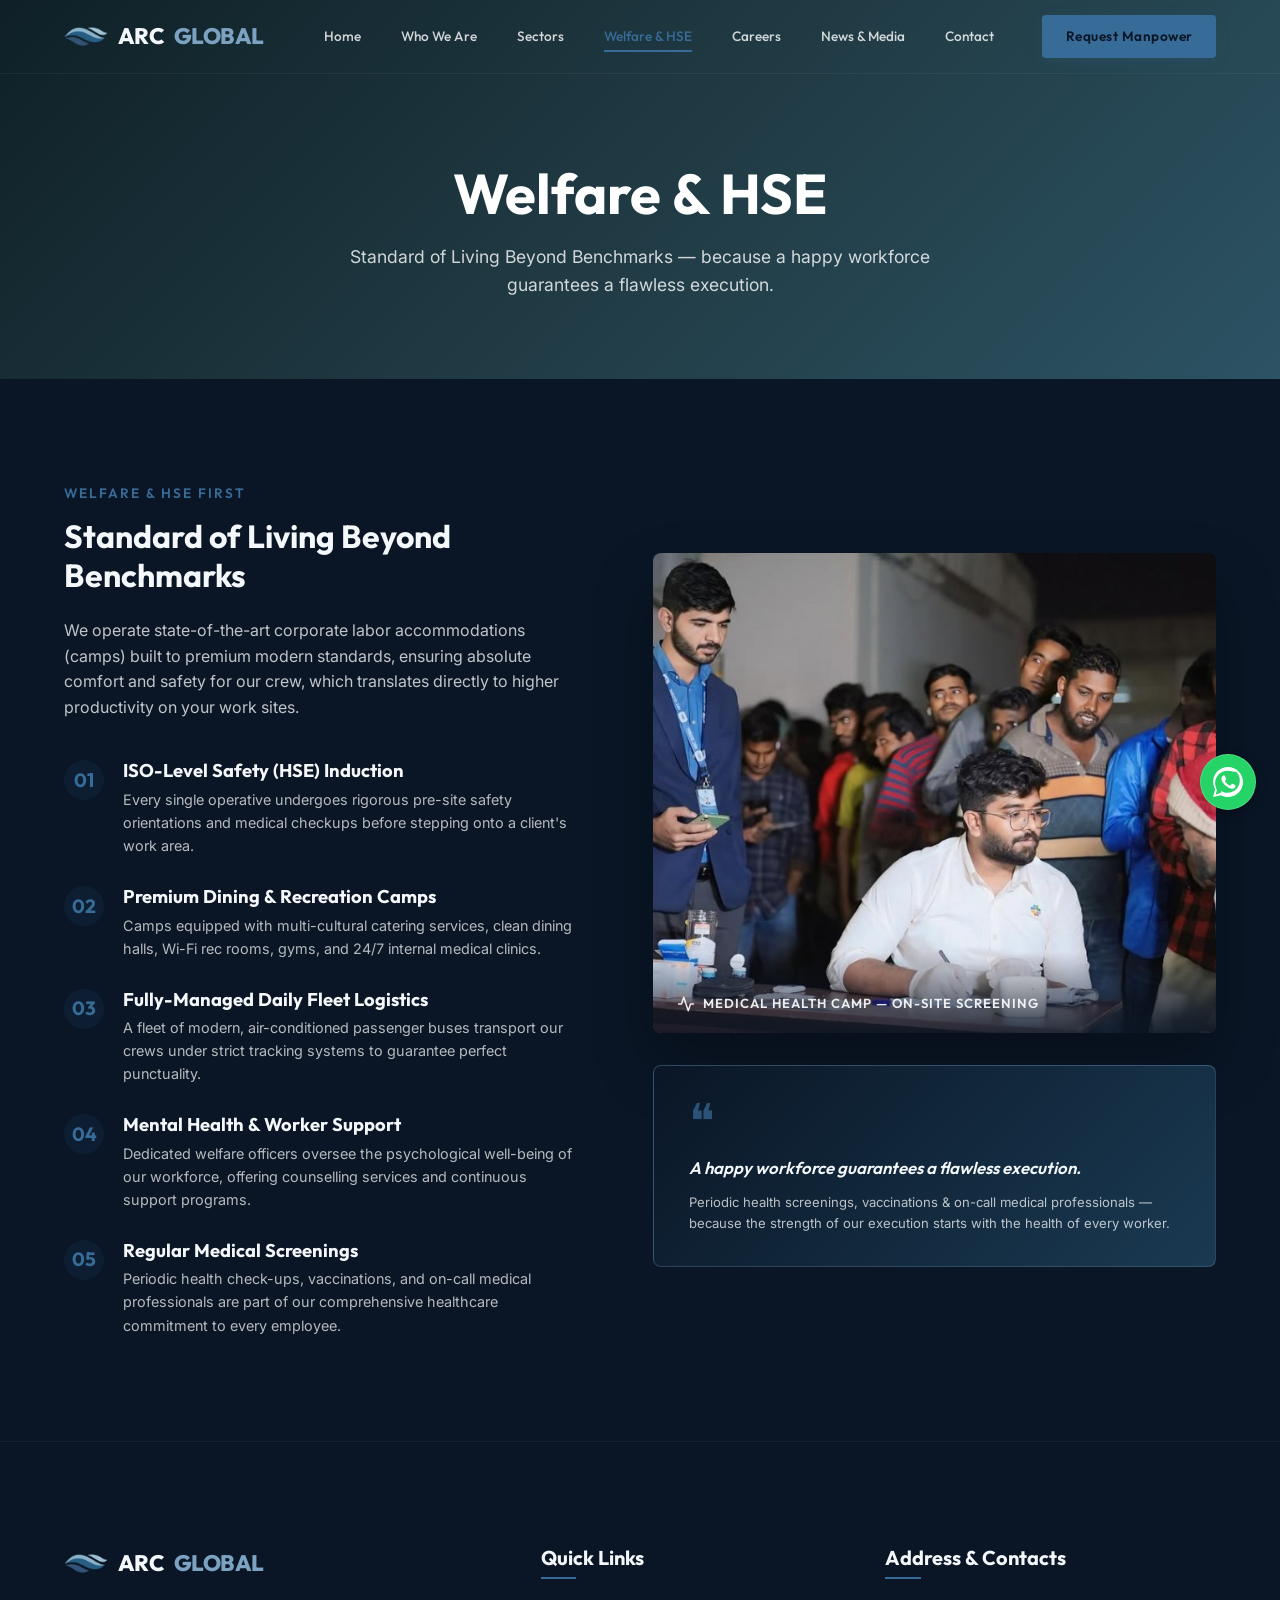
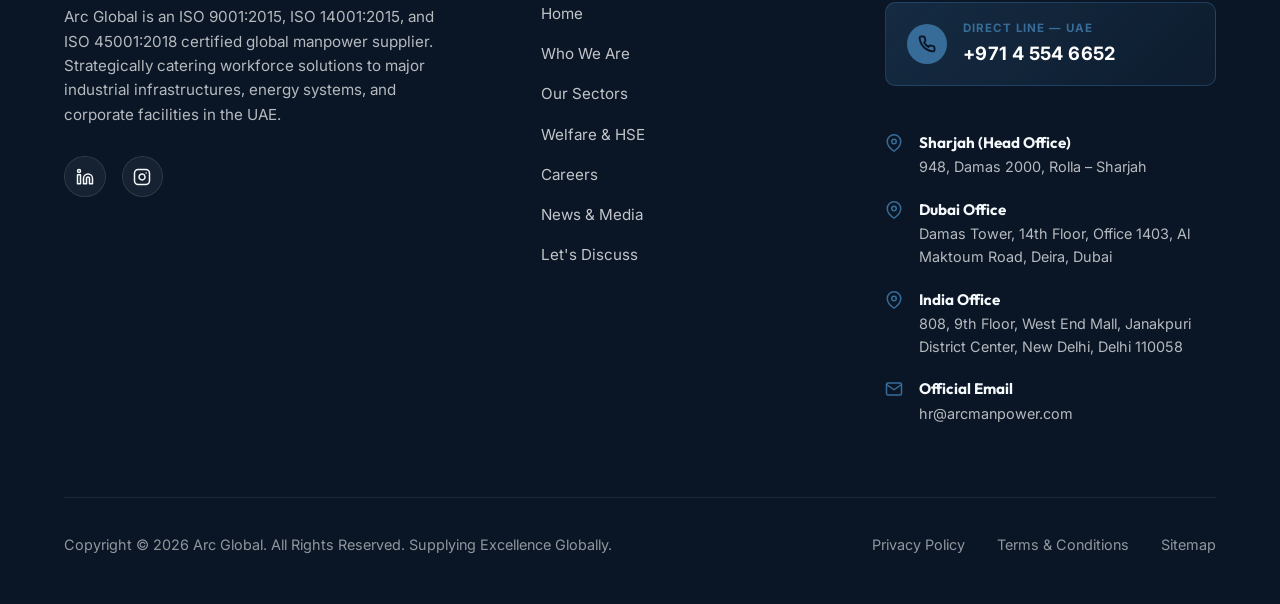
<file: welfare.html>
<!DOCTYPE html>
<html lang="en">

<head>
  <meta charset="utf-8" />
  <meta name="viewport" content="width=device-width, initial-scale=1, shrink-to-fit=no, viewport-fit=cover" />
  <meta name="description"
    content="Arc Global's Welfare &amp; HSE program ensures every worker is safe, healthy, and well-cared for. ISO-certified safety inductions, premium camp facilities, and professional fleet management." />
  <meta name="keywords"
    content="manpower welfare uae, hse training uae, worker safety dubai, labor camp uae, arc global welfare" />
  <meta name="author" content="Arc Global Group" />

  <meta property="og:title" content="Welfare &amp; HSE - Arc Global UAE" />
  <meta property="og:description"
    content="ISO-level safety inductions, premium dining camps, and professional fleet logistics for our workforce." />
  <meta property="og:url" content="https://arcmanpower.ae/welfare.html" />
  <meta property="og:type" content="website" />

  <title>Welfare &amp; HSE - Arc Global | Worker Safety &amp; Well-being in UAE</title>

  <link rel="icon" href="favicon.svg" type="image/svg+xml">
  <link rel="alternate icon" href="logo.png" type="image/png">
  <link rel="stylesheet" href="styles.css" />

  <style>
    .page-hero {
      background: linear-gradient(135deg, #0f2027 0%, #203a43 50%, #2c5364 100%);
      padding: 10rem 0 5rem;
      text-align: center;
      position: relative;
      overflow: hidden;
    }
    .page-hero::before {
      content: '';
      position: absolute;
      inset: 0;
      background: url('https://images.unsplash.com/photo-1590486803833-1c5dc8ddd4c8?auto=format&fit=crop&w=1920&q=80') center/cover no-repeat;
      opacity: 0.15;
    }
    .page-hero .container { position: relative; z-index: 1; }
    .page-hero h1 { font-size: clamp(2rem, 5vw, 3.5rem); color: #fff; margin-bottom: 1rem; }
    .page-hero p { color: rgba(255,255,255,0.8); font-size: 1.1rem; max-width: 600px; margin: 0 auto; }
    .breadcrumb { display: flex; align-items: center; gap: 0.5rem; justify-content: center; margin-bottom: 1.5rem; font-size: 0.9rem; }
    .breadcrumb a { color: var(--accent); text-decoration: none; }
    .breadcrumb span { color: rgba(255,255,255,0.5); }
  </style>

  <!-- Check navigation context to restrict loader to initial open / manual reload -->
  <script>
    (function() {
      const isReload = (window.performance && window.performance.getEntriesByType && window.performance.getEntriesByType('navigation')[0] && window.performance.getEntriesByType('navigation')[0].type === 'reload') || (window.performance && window.performance.navigation && window.performance.navigation.type === 1);
      const hasLoadedBefore = sessionStorage.getItem('siteLoaded');
      if (hasLoadedBefore && !isReload) {
        document.documentElement.classList.add('no-loader');
      } else {
        sessionStorage.setItem('siteLoaded', 'true');
      }
    })();
  </script>

  <!-- No-JS Page Transition Fallback -->
  <noscript>
    <style>
      .page-transition-overlay { display: none !important; }
    </style>
  </noscript>
</head>

<body>

  <!-- PAGE TRANSITION OVERLAY -->
  <div class="page-transition-overlay" id="pageTransitionOverlay">
    <div class="transition-content">
      <img src="logo.png" alt="Arc Global Logo" class="transition-logo" />
      <div class="transition-brand">ARC<span>GLOBAL</span></div>
      <div class="transition-loader-bar">
        <div class="transition-loader-fill"></div>
      </div>
    </div>
  </div>

  <!-- FLOATING SCROLL TOP TRIGGER -->
  <div class="scroll-top" id="scrollTopBtn" onclick="window.scrollTo({top: 0, behavior: 'smooth'});">
    <svg xmlns="http://www.w3.org/2000/svg" width="24" height="24" viewBox="0 0 24 24" fill="none" stroke="currentColor"
      stroke-width="2.5" stroke-linecap="round" stroke-linejoin="round">
      <polyline points="18 15 12 9 6 15"></polyline>
    </svg>
  </div>

  <!-- HEADER -->
  <header id="header">
    <div class="container">
      <a href="index.html" class="logo">
        <img src="logo.png" alt="Arc Global Logo" class="logo-img" />
        ARC<span>GLOBAL</span>
      </a>

      <nav class="nav-menu" id="navMenu">
        <a href="index.html" class="nav-link">Home</a>
        <a href="index.html#about" class="nav-link">Who We Are</a>
        <a href="sectors.html" class="nav-link">Sectors</a>
        <a href="welfare.html" class="nav-link active">Welfare &amp; HSE</a>
        <a href="careers.html" class="nav-link">Careers</a>
        <a href="news.html" class="nav-link">News &amp; Media</a>
        <a href="contact.html" class="nav-link">Contact</a>
        <a href="javascript:void(0)" class="btn-premium btn-primary open-request-modal"
          style="padding: 0.6rem 1.4rem; font-size: 0.85rem; margin-left: 0.5rem;">Request Manpower</a>
      </nav>

      <button class="mobile-toggle" id="mobileToggle" aria-label="Toggle Navigation">
        <span></span>
        <span></span>
        <span></span>
      </button>
    </div>
  </header>

  <!-- PAGE HERO -->
  <section class="page-hero">
    <div class="container">

      <h1>Welfare &amp; HSE</h1>
      <p>Standard of Living Beyond Benchmarks — because a happy workforce guarantees a flawless execution.</p>
    </div>
  </section>

  <!-- WELFARE SECTION -->
  <section class="welfare" id="welfare">
    <div class="container">
      <div class="welfare-grid">
        <div class="welfare-content">
          <span class="section-tag" style="color: var(--accent);">Welfare &amp; HSE first</span>
          <h2 class="welfare-title">Standard of Living Beyond Benchmarks</h2>
          <p style="color: rgba(255, 255, 255, 0.75); margin-bottom: 2rem;">We operate state-of-the-art corporate labor
            accommodations (camps) built to premium modern standards, ensuring absolute comfort and safety for our crew,
            which translates directly to higher productivity on your work sites.</p>

          <div class="welfare-list">
            <div class="welfare-item">
              <div class="welfare-num">01</div>
              <div>
                <h4>ISO-Level Safety (HSE) Induction</h4>
                <p>Every single operative undergoes rigorous pre-site safety orientations and medical checkups before
                  stepping onto a client's work area.</p>
              </div>
            </div>

            <div class="welfare-item">
              <div class="welfare-num">02</div>
              <div>
                <h4>Premium Dining &amp; Recreation Camps</h4>
                <p>Camps equipped with multi-cultural catering services, clean dining halls, Wi-Fi rec rooms, gyms, and
                  24/7 internal medical clinics.</p>
              </div>
            </div>

            <div class="welfare-item">
              <div class="welfare-num">03</div>
              <div>
                <h4>Fully-Managed Daily Fleet Logistics</h4>
                <p>A fleet of modern, air-conditioned passenger buses transport our crews under strict tracking systems
                  to guarantee perfect punctuality.</p>
              </div>
            </div>

            <div class="welfare-item">
              <div class="welfare-num">04</div>
              <div>
                <h4>Mental Health &amp; Worker Support</h4>
                <p>Dedicated welfare officers oversee the psychological well-being of our workforce, offering counselling
                  services and continuous support programs.</p>
              </div>
            </div>

            <div class="welfare-item">
              <div class="welfare-num">05</div>
              <div>
                <h4>Regular Medical Screenings</h4>
                <p>Periodic health check-ups, vaccinations, and on-call medical professionals are part of our
                  comprehensive healthcare commitment to every employee.</p>
              </div>
            </div>
          </div>
        </div>

        <div class="welfare-visual">
          <div class="welfare-img-wrapper welfare-img-stack">
            <img src="asset/medical_camp_actual.jpg"
              alt="Medical camp health screening for workers – A happy workforce guarantees a flawless execution" />
            <div class="welfare-img-caption">
              <svg xmlns="http://www.w3.org/2000/svg" width="18" height="18" viewBox="0 0 24 24" fill="none" stroke="currentColor" stroke-width="2" stroke-linecap="round" stroke-linejoin="round"><path d="M22 12h-4l-3 9L9 3l-3 9H2"/></svg>
              Medical Health Camp — On-Site Screening
            </div>
          </div>
          <div class="welfare-quote-card">
            <div class="welfare-quote-icon">❝</div>
            <h4>A happy workforce guarantees a flawless execution.</h4>
            <p style="margin-bottom: 0;">Periodic health screenings, vaccinations &amp; on-call medical professionals — because the strength of our execution starts with the health of every worker.</p>
          </div>
        </div>
      </div>
    </div>
  </section>


  <!-- FOOTER -->
  <footer>
    <div class="container">
      <div class="footer-grid">
        <div class="footer-col">
          <a href="index.html" class="logo" style="margin-bottom: 1.5rem;">
            <img src="logo.png" alt="Arc Global Logo" class="logo-img" />
            ARC<span>GLOBAL</span>
          </a>
          <p>Arc Global is an ISO 9001:2015, ISO 14001:2015, and ISO 45001:2018 certified global manpower supplier.
            Strategically catering workforce solutions to major industrial infrastructures, energy systems, and
            corporate facilities in the UAE.</p>
          <div class="footer-socials">
            <a href="https://www.linkedin.com/company/arc-global-uae/" target="_blank" rel="noopener noreferrer" class="social-circle" aria-label="LinkedIn">
              <svg xmlns="http://www.w3.org/2000/svg" width="18" height="18" viewBox="0 0 24 24" fill="none"
                stroke="currentColor" stroke-width="2" stroke-linecap="round" stroke-linejoin="round">
                <path d="M16 8a6 6 0 0 1 6 6v7h-4v-7a2 2 0 0 0-2-2 2 2 0 0 0-2 2v7h-4v-7a6 6 0 0 1 6-6z"></path>
                <rect x="2" y="9" width="4" height="12"></rect>
                <circle cx="4" cy="4" r="2"></circle>
              </svg>
            </a>
            <a href="https://www.instagram.com/arc_global_?igsh=MWhqeXkxdXNpYXVldA==" target="_blank" rel="noopener noreferrer" class="social-circle" aria-label="Instagram">
              <svg xmlns="http://www.w3.org/2000/svg" width="18" height="18" viewBox="0 0 24 24" fill="none"
                stroke="currentColor" stroke-width="2" stroke-linecap="round" stroke-linejoin="round">
                <rect x="2" y="2" width="20" height="20" rx="5" ry="5"></rect>
                <path d="M16 11.37A4 4 0 1 1 12.63 8 4 4 0 0 1 16 11.37z"></path>
                <line x1="17.5" y1="6.5" x2="17.51" y2="6.5"></line>
              </svg>
            </a>
          </div>
        </div>

        <div class="footer-col">
          <h4>Quick Links</h4>
          <div class="footer-links">
            <a href="index.html">Home</a>
            <a href="index.html#about">Who We Are</a>
            <a href="sectors.html">Our Sectors</a>
            <a href="welfare.html">Welfare &amp; HSE</a>
            <a href="careers.html">Careers</a>
            <a href="news.html">News &amp; Media</a>
            <a href="contact.html">Let's Discuss</a>
          </div>
        </div>

        <div class="footer-col">
          <h4>Address &amp; Contacts</h4>
          <div class="footer-contact">

            <!-- Prominent Phone CTA -->
            <a href="tel:+97145546652" class="footer-phone-cta">
              <div class="footer-phone-cta-icon">
                <svg xmlns="http://www.w3.org/2000/svg" width="18" height="18" viewBox="0 0 24 24" fill="none"
                  stroke="currentColor" stroke-width="2.5" stroke-linecap="round" stroke-linejoin="round">
                  <path d="M22 16.92v3a2 2 0 0 1-2.18 2 19.79 19.79 0 0 1-8.63-3.07 19.5 19.5 0 0 1-6-6 19.79 19.79 0 0 1-3.07-8.67A2 2 0 0 1 4.11 2h3a2 2 0 0 1 2 1.72 12.84 12.84 0 0 0 .7 2.81 2 2 0 0 1-.45 2.11L8.09 9.91a16 16 0 0 0 6 6l1.27-1.27a2 2 0 0 1 2.11-.45 12.84 12.84 0 0 0 2.81.7A2 2 0 0 1 22 16.92z"></path>
                </svg>
              </div>
              <div class="footer-phone-cta-text">
                <span class="footer-phone-cta-label">Direct Line &mdash; UAE</span>
                <span class="footer-phone-cta-number">+971 4 554 6652</span>
              </div>
            </a>

            <div class="footer-contact-item">
              <div class="footer-contact-icon">
                <svg xmlns="http://www.w3.org/2000/svg" width="18" height="18" viewBox="0 0 24 24" fill="none"
                  stroke="currentColor" stroke-width="2" stroke-linecap="round" stroke-linejoin="round">
                  <path d="M21 10c0 7-9 13-9 13s-9-6-9-13a9 9 0 0 1 18 0z"></path>
                  <circle cx="12" cy="10" r="3"></circle>
                </svg>
              </div>
              <div class="footer-contact-text">
                <h5>Sharjah (Head Office)</h5>
                <p>948, Damas 2000, Rolla &ndash; Sharjah</p>
              </div>
            </div>

            <div class="footer-contact-item">
              <div class="footer-contact-icon">
                <svg xmlns="http://www.w3.org/2000/svg" width="18" height="18" viewBox="0 0 24 24" fill="none"
                  stroke="currentColor" stroke-width="2" stroke-linecap="round" stroke-linejoin="round">
                  <path d="M21 10c0 7-9 13-9 13s-9-6-9-13a9 9 0 0 1 18 0z"></path>
                  <circle cx="12" cy="10" r="3"></circle>
                </svg>
              </div>
              <div class="footer-contact-text">
                <h5>Dubai Office</h5>
                <p>Damas Tower, 14th Floor, Office 1403, Al Maktoum Road, Deira, Dubai</p>
              </div>
            </div>

            <div class="footer-contact-item">
              <div class="footer-contact-icon">
                <svg xmlns="http://www.w3.org/2000/svg" width="18" height="18" viewBox="0 0 24 24" fill="none"
                  stroke="currentColor" stroke-width="2" stroke-linecap="round" stroke-linejoin="round">
                  <path d="M21 10c0 7-9 13-9 13s-9-6-9-13a9 9 0 0 1 18 0z"></path>
                  <circle cx="12" cy="10" r="3"></circle>
                </svg>
              </div>
              <div class="footer-contact-text">
                <h5>India Office</h5>
                <p>808, 9th Floor, West End Mall, Janakpuri District Center, New Delhi, Delhi 110058</p>
              </div>
            </div>

            <div class="footer-contact-item">
              <div class="footer-contact-icon">
                <svg xmlns="http://www.w3.org/2000/svg" width="18" height="18" viewBox="0 0 24 24" fill="none"
                  stroke="currentColor" stroke-width="2" stroke-linecap="round" stroke-linejoin="round">
                  <path d="M4 4h16c1.1 0 2 .9 2 2v12c0 1.1-.9 2-2 2H4c-1.1 0-2-.9-2-2V6c0-1.1.9-2 2-2z"></path>
                  <polyline points="22,6 12,13 2,6"></polyline>
                </svg>
              </div>
              <div class="footer-contact-text">
                <h5>Official Email</h5>
                <p><a href="mailto:hr@arcmanpower.com"
                    style="color: inherit; text-decoration: none;">hr@arcmanpower.com</a></p>
              </div>
            </div>
          </div>
        </div>
      </div>

      <div class="footer-bottom">
        <p>Copyright &copy; <span id="year">2026</span> Arc Global. All Rights Reserved. Supplying Excellence Globally.</p>
        <div class="footer-bottom-links">
          <a href="#">Privacy Policy</a>
          <a href="#">Terms &amp; Conditions</a>
          <a href="#">Sitemap</a>
        </div>
      </div>
    </div>
  </footer>

  <!-- Floating WhatsApp Button -->
  <a href="https://wa.me/97145546652" class="whatsapp-float" target="_blank" rel="noopener noreferrer" aria-label="Chat on WhatsApp">
    <svg xmlns="http://www.w3.org/2000/svg" width="24" height="24" viewBox="0 0 24 24" fill="currentColor">
      <path d="M.057 24l1.687-6.163c-1.041-1.804-1.588-3.849-1.587-5.946C.06 5.348 5.397.01 12.008.01c3.202.001 6.212 1.246 8.477 3.514 2.266 2.268 3.507 5.28 3.505 8.484-.004 6.657-5.34 11.997-11.953 11.997-2.005-.001-3.973-.502-5.724-1.455L0 24zm6.59-4.846c1.665.988 3.3 1.488 4.954 1.49 5.433-.001 9.85-4.417 9.853-9.852.002-2.633-1.016-5.105-2.868-6.96C16.678 3.981 14.198 2.99 11.565 2.99c-5.438 0-9.855 4.417-9.858 9.853-.001 1.937.512 3.823 1.485 5.49L2.176 22.1l4.471-1.747-.001-.2zM17.52 14.33c-.279-.14-1.651-.815-1.907-.907-.256-.092-.442-.14-.627.14-.185.279-.717.907-.88 1.092-.163.186-.326.208-.605.068-.279-.14-1.18-.435-2.247-1.387-.83-.74-1.39-1.653-1.553-1.932-.163-.28-.017-.43.122-.569.124-.125.279-.326.419-.489.14-.163.186-.279.279-.465.093-.186.046-.35-.023-.49-.069-.14-.627-1.512-.86-2.07-.226-.547-.454-.472-.627-.48-.163-.008-.348-.01-.534-.01-.163 0-.488.07-.743.348-.256.279-.977.954-.977 2.325s1.001 2.697 1.14 2.884c.14.186 1.97 3.007 4.773 4.218.666.288 1.187.46 1.593.589.67.213 1.28.183 1.761.111.537-.08 1.651-.675 1.884-1.326.232-.65 0-1.209-.163-1.326z"/>
    </svg>
  </a>

  <!-- MODAL WINDOW COMPONENT (Request Manpower / Discussions & Quotes) -->
  <div class="modal-overlay" id="requestManpowerModalOverlay">
    <div class="modal-window">
      <div class="modal-header">
        <h3>Discussions &amp; Quotes</h3>
        <button class="modal-close-btn" id="closeRequestModalBtn" aria-label="Close Request Modal">&times;</button>
      </div>
      <div class="modal-body">
        <form id="requestManpowerForm">
          <div class="form-group">
            <select class="form-control" id="requestSolution" required>
              <option value="" disabled selected></option>
              <option value="civil">Civil &amp; Construction Force</option>
              <option value="mep">MEP / Technical Skilled Force</option>
              <option value="oil-gas">Oil &amp; Gas Welder/Riggers</option>
              <option value="cleaning">Building Maintenance &amp; Cleaning</option>
              <option value="hospitality">Hospitality &amp; Kitchen Crews</option>
              <option value="logistics">Warehouse &amp; Driver Logistics</option>
            </select>
            <label for="requestSolution">Select Solution Needed</label>
          </div>

          <div class="form-row">
            <div class="form-group">
              <input type="text" class="form-control" id="requestName" placeholder=" " required />
              <label for="requestName">Full Name</label>
            </div>
            <div class="form-group">
              <input type="tel" class="form-control" id="requestPhone" placeholder=" " required />
              <label for="requestPhone">Phone Number</label>
            </div>
          </div>

          <div class="form-group">
            <input type="email" class="form-control" id="requestEmail" placeholder=" " required />
            <label for="requestEmail">Email Address</label>
          </div>

          <div class="form-group">
            <input type="text" class="form-control" id="requestCompany" placeholder=" " />
            <label for="requestCompany">Company / Organization Name (Optional)</label>
          </div>

          <div class="form-group">
            <textarea class="form-control" id="requestDesc" placeholder=" " required></textarea>
            <label for="requestDesc">Outline Workers Count &amp; Skills Grade Required...</label>
          </div>

          <button type="submit" class="form-submit-btn" id="requestSubmitBtn">Let's Discuss</button>
        </form>

        <!-- Success Visual Shield Overlay -->
        <div class="form-success-overlay" id="requestSuccessOverlay">
          <div class="success-icon-box">
            <svg xmlns="http://www.w3.org/2000/svg" width="40" height="40" viewBox="0 0 24 24" fill="none"
              stroke="currentColor" stroke-width="3" stroke-linecap="round" stroke-linejoin="round">
              <polyline points="20 6 9 17 4 12"></polyline>
            </svg>
          </div>
          <h3>Request Registered</h3>
          <p>Your staffing request has been routed to our corporate relations panel. An advisor will contact you within 2 hours.</p>
        </div>
      </div>
    </div>
  </div>

  <script src="script.js"></script>
</body>

</html>
</file>
<file: styles.css>
/* Import Premium Typography */
@import url('https://fonts.googleapis.com/css2?family=Inter:wght@300;400;500;600&family=Outfit:wght@400;500;600;700;800&display=swap');

/* Style Tokens & Variables */
:root {
  --primary-rgb: 10, 22, 38;        /* #0A1626 - Midnight Navy */
  --secondary-rgb: 23, 42, 69;      /* #172A45 - Steel Navy */
  --accent-rgb: 56, 108, 152;       /* #386C98 - Ocean Blue (Logo middle wave) */
  --accent-light-rgb: 124, 162, 194;/* #7CA2C2 - Ice Blue (Logo top wave) */
  --text-dark-rgb: 24, 38, 56;      /* #182638 - Slate Blue */
  --text-light-rgb: 244, 248, 250;  /* #F4F8FA - Frosted Ice White */
  
  --primary: rgb(var(--primary-rgb));
  --primary-dark: #050b14;          /* Midnight black-navy for subpage heroes */
  --secondary: rgb(var(--secondary-rgb));
  --accent: rgb(var(--accent-rgb));
  --accent-light: rgb(var(--accent-light-rgb));
  --accent-hover: #4880B0;          /* Bright Ocean Blue */
  --text-dark: rgb(var(--text-dark-rgb));
  --text-light: rgb(var(--text-light-rgb));
  --text-muted: rgba(var(--text-dark-rgb), 0.7);
  --bg-light: #ffffff;
  --bg-alternate: #F1F5F8;          /* Light steel-blue grey */
  
  /* Missing variables used on subpages like blogs.html */
  --bg-primary: var(--bg-light);
  --bg-card: #ffffff;
  --border: rgba(0, 0, 0, 0.08);
  --text-primary: var(--text-dark);
  
  --transition-smooth: all 0.4s cubic-bezier(0.16, 1, 0.3, 1);
  --transition-fast: all 0.2s ease;
  
  --shadow-premium: 0 20px 40px rgba(10, 22, 38, 0.05);
  --shadow-hover: 0 30px 60px rgba(10, 22, 38, 0.1);
  --shadow-blue: 0 10px 30px rgba(56, 108, 152, 0.2);
  
  --border-glass: rgba(255, 255, 255, 0.12);
  --bg-glass: rgba(255, 255, 255, 0.06);
}

/* Base Reset */
*, *::before, *::after {
  box-sizing: border-box;
  margin: 0;
  padding: 0;
}

html {
  font-size: 16px;
  scroll-behavior: smooth;
  -webkit-font-smoothing: antialiased;
  -moz-osx-font-smoothing: grayscale;
  -webkit-text-size-adjust: 100%;
  -ms-text-size-adjust: 100%;
  text-size-adjust: 100%;
}

body {
  font-family: 'Inter', sans-serif;
  color: var(--text-dark);
  background-color: var(--bg-light);
  line-height: 1.6;
  overflow-x: hidden;
  -webkit-overflow-scrolling: touch;
  width: 100%;
  max-width: 100vw;
}

/* Touch highlight optimization for iOS/Android */
a, button, select, input, textarea, .indicator, .arrow, .social-circle, .tab-btn {
  -webkit-tap-highlight-color: transparent;
}

/* Navigation backdrop overlay */
.nav-backdrop {
  position: fixed;
  top: 0;
  left: 0;
  width: 100vw;
  height: 100vh;
  background-color: rgba(10, 22, 38, 0.6);
  backdrop-filter: blur(4px);
  -webkit-backdrop-filter: blur(4px);
  z-index: 99;
  opacity: 0;
  visibility: hidden;
  transition: var(--transition-smooth);
}

.nav-backdrop.active {
  opacity: 1;
  visibility: visible;
}

/* Page Load Entrance Animations (Opening data like a flow) */
@keyframes fadeInUp {
  from {
    opacity: 0;
    transform: translateY(20px);
  }
  to {
    opacity: 1;
    transform: translateY(0);
  }
}

.hero-content-wrapper,
.page-hero .container,
.about-grid,
.services-grid,
.team-gallery .container,
.clients-carousel-section,
.welfare-grid,
.careers-grid,
.news-grid,
.events-grid,
.contact-layout {
  opacity: 0;
  animation: fadeInUp 0.8s cubic-bezier(0.16, 1, 0.3, 1) forwards;
}

/* Staggered delays to create a fluid flow of data opening */
.hero-content-wrapper { animation-delay: 0.1s; }
.page-hero .container { animation-delay: 0.1s; }
.about-grid { animation-delay: 0.2s; }
.services-grid { animation-delay: 0.3s; }
.welfare-grid { animation-delay: 0.2s; }
.sectors-grid { animation-delay: 0.2s; }
.careers-grid { animation-delay: 0.2s; }
.news-grid { animation-delay: 0.2s; }
.events-grid { animation-delay: 0.3s; }
.team-gallery .container { animation-delay: 0.2s; }
.clients-carousel-section { animation-delay: 0.3s; }
.contact-layout { animation-delay: 0.4s; }


h1, h2, h3, h4, h5, h6 {
  font-family: 'Outfit', sans-serif;
  color: var(--primary);
  font-weight: 700;
  line-height: 1.2;
}

a {
  text-decoration: none;
  color: inherit;
  transition: var(--transition-fast);
}

ul {
  list-style: none;
}

img {
  max-width: 100%;
  height: auto;
  display: block;
}

/* Button & Link UI Components */
.btn-premium {
  display: inline-flex;
  align-items: center;
  justify-content: center;
  padding: 0.95rem 2.2rem;
  font-family: 'Outfit', sans-serif;
  font-weight: 600;
  font-size: 0.95rem;
  letter-spacing: 0.5px;
  border-radius: 4px;
  border: 1px solid transparent;
  cursor: pointer;
  position: relative;
  overflow: hidden;
  transition: var(--transition-smooth);
  z-index: 1;
}

.btn-primary {
  background-color: var(--accent);
  color: var(--primary);
  box-shadow: 0 4px 15px rgba(56, 108, 152, 0.15);
}

.btn-primary::before {
  content: '';
  position: absolute;
  top: 0;
  left: 0;
  width: 100%;
  height: 100%;
  background: var(--bg-light);
  transform: scaleX(0);
  transform-origin: right;
  transition: var(--transition-smooth);
  z-index: -1;
}

.btn-primary:hover {
  color: var(--primary);
  border-color: var(--accent);
  box-shadow: var(--shadow-blue);
}

.btn-primary:hover::before {
  transform: scaleX(1);
  transform-origin: left;
}

.btn-secondary {
  background-color: transparent;
  color: var(--text-light);
  border: 1px solid rgba(255, 255, 255, 0.3);
}

.btn-secondary:hover {
  background-color: var(--text-light);
  color: var(--primary);
  border-color: var(--text-light);
}

/* Section Common Styles */
section {
  padding: 6.5rem 0;
  position: relative;
}

.container {
  width: 90%;
  max-width: 1200px;
  margin: 0 auto;
}

.section-tag {
  font-family: 'Outfit', sans-serif;
  font-weight: 600;
  font-size: 0.85rem;
  text-transform: uppercase;
  color: var(--accent);
  letter-spacing: 2px;
  display: block;
  margin-bottom: 0.75rem;
}

.section-title {
  font-size: 2.0rem;
  margin-bottom: 1.5rem;
  position: relative;
}

.section-desc {
  font-size: 1.1rem;
  color: var(--text-muted);
  max-width: 700px;
  margin-bottom: 3.5rem;
}

/* Floating Scroll Top Trigger */
.scroll-top {
  position: fixed;
  bottom: 2rem;
  right: 2rem;
  width: 3.2rem;
  height: 3.2rem;
  background-color: var(--primary);
  border: 1px solid var(--accent);
  color: var(--accent);
  border-radius: 50%;
  display: flex;
  align-items: center;
  justify-content: center;
  cursor: pointer;
  opacity: 0;
  visibility: hidden;
  transform: translateY(15px);
  transition: var(--transition-smooth);
  z-index: 99;
}

.scroll-top.visible {
  opacity: 1;
  visibility: visible;
  transform: translateY(0);
}

.scroll-top:hover {
  background-color: var(--accent);
  color: var(--primary);
  box-shadow: var(--shadow-blue);
}

/* Header & Glassmorphism Navigation */
header {
  position: fixed;
  top: 0;
  left: 0;
  width: 100%;
  padding-top: calc(0.95rem + env(safe-area-inset-top, 0px));
  padding-bottom: 0.95rem;
  padding-left: env(safe-area-inset-left, 0px);
  padding-right: env(safe-area-inset-right, 0px);
  z-index: 100;
  transition: var(--transition-smooth);
  border-bottom: 1px solid rgba(255, 255, 255, 0.05);
}

header.scrolled {
  padding-top: calc(0.65rem + env(safe-area-inset-top, 0px));
  padding-bottom: 0.65rem;
  background-color: rgba(10, 17, 40, 0.85); box-shadow: 0 2px 6px rgba(0,0,0,0.1);
  backdrop-filter: blur(20px);
  -webkit-backdrop-filter: blur(20px);
  border-bottom: 1px solid rgba(255, 255, 255, 0.1);
  box-shadow: 0 5px 20px rgba(0, 0, 0, 0.15);
}

header .container {
  display: flex;
  align-items: center;
  justify-content: space-between;
}

/* Logo Design */
.logo {
  display: flex;
  align-items: center;
  gap: 0.6rem;
  font-family: 'Outfit', sans-serif;
  font-size: 1.4rem;
  font-weight: 800;
  letter-spacing: -0.5px;
  color: var(--text-light);
}

.logo span {
  color: #7CA2C2;
}

.logo-img {
  width: 44px;
  height: auto;
  display: block;
}

/* Navigation Links */
.nav-menu {
  display: flex;
  align-items: center;
  gap: 2.5rem;
}

.nav-link {
  font-family: 'Outfit', sans-serif;
  font-weight: 500;
  font-size: 0.85rem;
  color: rgba(255, 255, 255, 0.8);
  position: relative;
  padding: 0.3rem 0;
}

.nav-link::after {
  content: '';
  position: absolute;
  bottom: 0;
  left: 0;
  width: 100%;
  height: 2px;
  background-color: var(--accent);
  transform: scaleX(0);
  transform-origin: right;
  transition: transform 0.3s cubic-bezier(0.16, 1, 0.3, 1);
}

.nav-link:hover {
  color: var(--accent);
}

.nav-link:hover::after {
  transform: scaleX(1);
  transform-origin: left;
}

.nav-link.active {
  color: var(--accent);
}

.nav-link.active::after {
  transform: scaleX(1);
}

/* Mobile Toggle Hamburger */
.mobile-toggle {
  display: none;
  background: none;
  border: none;
  cursor: pointer;
  padding: 0.5rem;
  z-index: 101;
}

.mobile-toggle span {
  display: block;
  width: 25px;
  height: 2px;
  background-color: var(--text-light);
  margin-bottom: 5px;
  transition: var(--transition-smooth);
}

.mobile-toggle span:last-child {
  margin-bottom: 0;
}

.mobile-toggle.active span:nth-child(1) {
  transform: rotate(45deg) translate(5px, 5px);
}

.mobile-toggle.active span:nth-child(2) {
  opacity: 0;
}

.mobile-toggle.active span:nth-child(3) {
  transform: rotate(-45deg) translate(5px, -5px);
}

/* Interactive Hero Slider */
.hero {
  /* iOS-safe viewport height fix via --vh JS variable */
  height: 100vh;
  height: calc(var(--vh, 1vh) * 100);
  min-height: 560px;
  background-color: var(--primary);
  position: relative;
  overflow: hidden;
  padding: 0;
  display: flex;
  align-items: center;
  z-index: 2;
  touch-action: pan-y;
}

.hero-slider {
  position: absolute;
  top: 0;
  left: 0;
  width: 100%;
  height: 100%;
  z-index: 1;
}

.hero-slide {
  position: absolute;
  top: 0;
  left: 0;
  width: 100%;
  height: 100%;
  opacity: 0;
  visibility: hidden;
  transition: opacity 1.2s ease-in-out, visibility 1.2s ease-in-out;
}

.hero-slide.active {
  opacity: 1;
  visibility: visible;
}

/* Hero Background Visual Overlay */
.hero-slide::before {
  content: '';
  position: absolute;
  top: 0;
  left: 0;
  width: 100%;
  height: 100%;
  background: linear-gradient(to right, rgba(10, 17, 40, 0.9) 30%, rgba(10, 17, 40, 0.4) 70%),
              linear-gradient(to top, rgba(10, 17, 40, 0.95), rgba(10, 17, 40, 0));
  z-index: 2;
}

.hero-bg-visual {
  position: absolute;
  top: 0;
  left: 0;
  width: 100%;
  height: 100%;
  background-size: cover;
  background-position: center top;
  transform: scale(1.05);
  transition: transform 8s cubic-bezier(0.16, 1, 0.3, 1);
  will-change: transform;
  -webkit-backface-visibility: hidden;
  backface-visibility: hidden;
}

.hero-slide.active .hero-bg-visual {
  transform: scale(1);
}

.hero-content-wrapper {
  position: relative;
  z-index: 3;
  width: 90%;
  max-width: 1200px;
  margin: 0 auto;
  padding-top: 7.5rem;
}

.hero-slide-num {
  font-family: 'Outfit', sans-serif;
  font-size: 1.2rem;
  font-weight: 600;
  color: var(--accent);
  margin-bottom: 1.5rem;
  display: block;
  opacity: 0;
  transform: translateY(20px);
  transition: var(--transition-smooth);
  transition-delay: 0.2s;
}

.hero h1 {
  font-size: 2.8rem;
  font-weight: 800;
  color: var(--text-light);
  max-width: 750px;
  margin-bottom: 1.5rem;
  opacity: 0;
  transform: translateY(30px);
  transition: var(--transition-smooth);
  transition-delay: 0.4s;
}

.hero p {
  font-size: 1.2rem;
  color: rgba(255, 255, 255, 0.85);
  max-width: 580px;
  margin-bottom: 3rem;
  opacity: 0;
  transform: translateY(30px);
  transition: var(--transition-smooth);
  transition-delay: 0.6s;
}

.hero-buttons {
  opacity: 0;
  transform: translateY(30px);
  transition: var(--transition-smooth);
  transition-delay: 0.8s;
  display: flex;
  gap: 1.5rem;
}

/* Apply active slide animations */
.hero-slide.active .hero-slide-num,
.hero-slide.active h1,
.hero-slide.active p,
.hero-slide.active .hero-buttons {
  opacity: 1;
  transform: translateY(0);
}

/* Slider Navigation UI */
.slider-nav {
  position: absolute;
  bottom: 3.5rem;
  left: 5%;
  right: 5%;
  display: flex;
  align-items: center;
  justify-content: space-between;
  z-index: 4;
}

.slider-indicators {
  display: flex;
  gap: 0.8rem;
}

.indicator {
  width: 2.2rem;
  height: 3px;
  background-color: rgba(255, 255, 255, 0.25);
  cursor: pointer;
  transition: var(--transition-smooth);
  position: relative;
}

.indicator::after {
  content: '';
  position: absolute;
  top: 0;
  left: 0;
  width: 0;
  height: 100%;
  background-color: var(--accent);
}

.indicator.active {
  width: 4rem;
  background-color: rgba(255, 255, 255, 0.25);
}

.indicator.active::after {
  animation: indicator-progress 6s linear forwards;
}

@keyframes indicator-progress {
  from { width: 0; }
  to { width: 100%; }
}

.slider-arrows {
  display: flex;
  gap: 1rem;
}

.arrow {
  width: 3.2rem;
  height: 3.2rem;
  border-radius: 50%;
  border: 1px solid rgba(255, 255, 255, 0.2);
  color: var(--text-light);
  background: none;
  cursor: pointer;
  display: flex;
  align-items: center;
  justify-content: center;
  transition: var(--transition-smooth);
}

.arrow:hover {
  background-color: var(--accent);
  color: var(--primary);
  border-color: var(--accent);
  box-shadow: var(--shadow-blue);
}

/* Stats Dashboard Component */
.stats {
  background-color: var(--primary);
  padding: 4.5rem 0;
  z-index: 10;
  margin-top: -1px;
}

.stats-grid {
  display: grid;
  grid-template-columns: repeat(4, 1fr);
  gap: 2rem;
  position: relative;
}

.stat-item {
  text-align: center;
  position: relative;
  padding: 1rem 0;
}

.stat-item:not(:last-child)::after {
  content: '';
  position: absolute;
  top: 15%;
  right: -1rem;
  width: 1px;
  height: 70%;
  background-color: rgba(255, 255, 255, 0.1);
}

.stat-number {
  font-family: 'Outfit', sans-serif;
  font-size: 3.5rem;
  font-weight: 800;
  color: var(--accent);
  line-height: 1.1;
  margin-bottom: 0.5rem;
  display: flex;
  justify-content: center;
  align-items: center;
}

.stat-label {
  font-size: 0.95rem;
  font-weight: 500;
  color: rgba(255, 255, 255, 0.7);
  text-transform: uppercase;
  letter-spacing: 1.5px;
}

/* About Us Section */
.about {
  background-color: var(--bg-light);
}

.about-grid {
  display: grid;
  grid-template-columns: 1.1fr 0.9fr;
  gap: 4.5rem;
  align-items: center;
}

.about-visual {
  position: relative;
  border-radius: 8px;
  overflow: hidden;
  box-shadow: var(--shadow-premium);
}

.about-visual img {
  width: 100%;
  height: 520px;
  object-fit: cover;
  border-radius: 8px;
  transition: var(--transition-smooth);
}

.about-visual:hover img {
  transform: scale(1.02);
}

.about-badge {
  position: absolute;
  bottom: 2rem;
  left: 2rem;
  background-color: var(--primary);
  border-left: 4px solid var(--accent);
  padding: 1.5rem 2rem;
  border-radius: 4px;
  box-shadow: var(--shadow-hover);
  z-index: 5;
}

.about-badge-num {
  font-family: 'Outfit', sans-serif;
  font-size: 2.2rem;
  font-weight: 800;
  color: var(--accent);
  line-height: 1;
}

.about-badge-text {
  font-size: 0.85rem;
  color: var(--text-light);
  text-transform: uppercase;
  letter-spacing: 1px;
}

.about-features {
  display: grid;
  grid-template-columns: 1fr 1fr;
  gap: 2.5rem;
  margin-top: 3rem;
}

.feature-box {
  display: flex;
  gap: 1rem;
}

.feature-icon {
  width: 2.6rem;
  height: 2.6rem;
  background-color: rgba(56, 108, 152, 0.1);
  color: var(--accent);
  border-radius: 6px;
  display: flex;
  align-items: center;
  justify-content: center;
  flex-shrink: 0;
}

.feature-title {
  font-size: 1.1rem;
  font-weight: 600;
  margin-bottom: 0.4rem;
}

.feature-box p {
  font-size: 0.9rem;
  color: var(--text-muted);
}

/* Services Grid Component */
.services {
  background-color: var(--bg-alternate);
}

.services-grid {
  display: grid;
  grid-template-columns: repeat(3, 1fr);
  gap: 2rem;
}

.service-card {
  background-color: var(--bg-light);
  border-radius: 8px;
  overflow: hidden;
  box-shadow: var(--shadow-premium);
  border: 1px solid rgba(0, 0, 0, 0.03);
  transition: var(--transition-smooth);
  display: flex;
  flex-direction: column;
  height: 100%;
}

.service-image-box {
  height: 220px;
  position: relative;
  overflow: hidden;
}

.service-image-box img {
  width: 100%;
  height: 100%;
  object-fit: cover;
  transition: var(--transition-smooth);
}

.service-image-overlay {
  position: absolute;
  top: 0;
  left: 0;
  width: 100%;
  height: 100%;
  background: linear-gradient(to top, rgba(10, 17, 40, 0.8), transparent);
}

.service-card-icon {
  position: absolute;
  bottom: 1.5rem;
  left: 1.5rem;
  width: 3.5rem;
  height: 3.5rem;
  border-radius: 6px;
  background-color: var(--accent);
  color: var(--primary);
  display: flex;
  align-items: center;
  justify-content: center;
  box-shadow: var(--shadow-blue);
  z-index: 2;
}

.service-card-body {
  padding: 2.2rem 1.8rem;
  flex-grow: 1;
  display: flex;
  flex-direction: column;
}

.service-card h3 {
  font-size: 1.35rem;
  margin-bottom: 0.85rem;
  transition: var(--transition-fast);
}

.service-card p {
  color: var(--text-muted);
  font-size: 0.95rem;
  margin-bottom: 1.5rem;
  flex-grow: 1;
}

.service-card-link {
  font-family: 'Outfit', sans-serif;
  font-weight: 600;
  font-size: 0.9rem;
  color: var(--primary);
  display: inline-flex;
  align-items: center;
  gap: 0.5rem;
  margin-top: auto;
}

.service-card-link svg {
  transition: var(--transition-smooth);
}

/* Service Card Hover States */
.service-card:hover {
  transform: translateY(-10px);
  box-shadow: var(--shadow-hover);
  border-color: rgba(56, 108, 152, 0.3);
}

.service-card:hover .service-image-box img {
  transform: scale(1.08);
}

.service-card:hover h3 {
  color: var(--accent);
}

.service-card:hover .service-card-link {
  color: var(--accent);
}

.service-card:hover .service-card-link svg {
  transform: translateX(6px);
}

/* Safety, Camp & Welfare Hub (Standard visual mock) */
.welfare {
  background-color: var(--primary);
  color: var(--text-light);
  overflow: hidden;
}

.welfare-title {
  color: var(--text-light);
}

.welfare-grid {
  display: grid;
  grid-template-columns: 0.95fr 1.05fr;
  gap: 5rem;
  align-items: center;
}

.welfare-content h2 {
  color: var(--text-light);
  font-size: 2.0rem;
  margin-bottom: 1.5rem;
}

.welfare-list {
  display: flex;
  flex-direction: column;
  gap: 1.8rem;
  margin-top: 2.5rem;
}

.welfare-item {
  display: flex;
  gap: 1.2rem;
}

.welfare-num {
  font-family: 'Outfit', sans-serif;
  font-weight: 700;
  font-size: 1.2rem;
  color: var(--accent);
  background: rgba(56, 108, 152, 0.1);
  width: 2.5rem;
  height: 2.5rem;
  border-radius: 50%;
  display: flex;
  align-items: center;
  justify-content: center;
  flex-shrink: 0;
}

.welfare-item h4 {
  color: var(--text-light);
  font-size: 1.15rem;
  margin-bottom: 0.35rem;
}

.welfare-item p {
  font-size: 0.9rem;
  color: rgba(255, 255, 255, 0.7);
}

.welfare-visual {
  position: relative;
}

.welfare-img-wrapper {
  border-radius: 8px;
  overflow: hidden;
  box-shadow: 0 30px 60px rgba(0, 0, 0, 0.3);
}

.welfare-img-wrapper img {
  width: 100%;
  height: 480px;
  object-fit: cover;
}

.welfare-card-overlay {
  position: absolute;
  top: -2rem;
  right: -2rem;
  background-color: var(--accent);
  color: var(--primary);
  padding: 2rem;
  border-radius: 6px;
  box-shadow: var(--shadow-hover);
  max-width: 250px;
  z-index: 5;
}

.welfare-card-overlay h4 {
  font-size: 1.2rem;
  font-weight: 700;
  margin-bottom: 0.5rem;
}

.welfare-card-overlay p {
  font-size: 0.85rem;
  font-weight: 500;
  line-height: 1.4;
  opacity: 0.9;
}

/* Quote Card Variant - Medical Camp Photo Section */
.welfare-quote-card {
  background: linear-gradient(135deg, var(--primary) 0%, #1a3a52 100%);
  color: var(--text-light);
  border: 1px solid rgba(124, 162, 194, 0.3);
  position: relative;
  top: auto;
  bottom: auto;
  right: auto;
  max-width: 100%;
  padding: 2rem 2.2rem;
  margin-top: 2rem;
  border-radius: 8px;
}

.welfare-quote-icon {
  font-family: Georgia, serif;
  font-size: 3rem;
  line-height: 1;
  color: var(--accent);
  margin-bottom: 0.6rem;
  display: block;
  opacity: 0.7;
}

.welfare-quote-card h4 {
  color: var(--text-light);
  font-size: 1.05rem;
  font-style: italic;
  font-weight: 600;
  margin-bottom: 0.75rem;
  line-height: 1.4;
}

.welfare-quote-card p {
  color: rgba(255,255,255,0.72);
  font-size: 0.82rem;
}

/* Image stack with caption badge */
.welfare-img-stack {
  position: relative;
}

.welfare-img-caption {
  position: absolute;
  bottom: 0;
  left: 0;
  right: 0;
  background: linear-gradient(to top, rgba(10,22,38,0.85) 0%, transparent 100%);
  color: rgba(255,255,255,0.9);
  padding: 2.5rem 1.5rem 1.2rem;
  font-family: 'Outfit', sans-serif;
  font-size: 0.82rem;
  font-weight: 600;
  letter-spacing: 1px;
  text-transform: uppercase;
  display: flex;
  align-items: center;
  gap: 0.5rem;
  border-bottom-left-radius: 8px;
  border-bottom-right-radius: 8px;
  pointer-events: none;
}

/* Careers Portal Section & Tab System */
.careers {
  background-color: var(--bg-light);
}

.tab-nav {
  display: flex;
  justify-content: center;
  gap: 1.5rem;
  margin-bottom: 3.5rem;
}

.tab-btn {
  background: none;
  border: 1px solid rgba(0, 0, 0, 0.1);
  padding: 0.8rem 2rem;
  font-family: 'Outfit', sans-serif;
  font-weight: 600;
  font-size: 0.95rem;
  color: var(--text-dark);
  cursor: pointer;
  border-radius: 4px;
  transition: var(--transition-fast);
}

.tab-btn.active, .tab-btn:hover {
  background-color: var(--primary);
  color: var(--text-light);
  border-color: var(--primary);
  box-shadow: var(--shadow-premium);
}

.jobs-grid {
  display: grid;
  grid-template-columns: 1fr;
  gap: 1.5rem;
}

.job-card {
  background-color: var(--bg-alternate);
  border-radius: 6px;
  padding: 2rem 2.5rem;
  display: flex;
  align-items: center;
  justify-content: space-between;
  transition: var(--transition-smooth);
  border-left: 4px solid transparent;
}

.job-card:hover {
  background-color: var(--bg-light);
  box-shadow: var(--shadow-premium);
  border-left-color: var(--accent);
  transform: translateX(8px);
}

.job-info h3 {
  font-size: 1.25rem;
  margin-bottom: 0.5rem;
}

.job-meta {
  display: flex;
  gap: 2rem;
  font-size: 0.9rem;
  color: var(--text-muted);
}

.job-meta span {
  display: flex;
  align-items: center;
  gap: 0.4rem;
}

/* Infinite Brand Ticker Carousel */
.clients {
  background-color: var(--bg-alternate);
  padding: 4.5rem 0;
  overflow: hidden;
}

.ticker-wrap {
  width: 100%;
  overflow: hidden;
}

.ticker-track {
  display: flex;
  width: calc(250px * 16);
  animation: ticker-scroll 32s linear infinite;
}

@keyframes ticker-scroll {
  0% { transform: translateX(0); }
  100% { transform: translateX(calc(-250px * 8)); }
}

.ticker-slide {
  width: 230px;
  height: 120px;
  margin: 0 10px;
  display: flex;
  align-items: center;
  justify-content: center;
  background-color: rgba(255, 255, 255, 0.45);
  border: 1px solid rgba(255, 255, 255, 0.85);
  border-radius: 8px;
  box-shadow: 0 4px 15px rgba(0, 0, 0, 0.02);
  transition: all 0.4s cubic-bezier(0.4, 0, 0.2, 1);
  box-sizing: border-box;
}

.ticker-slide:hover {
  background-color: rgba(255, 255, 255, 0.8);
  border-color: rgba(56, 108, 152, 0.35);
  box-shadow: 0 10px 25px rgba(56, 108, 152, 0.1);
  transform: translateY(-5px);
}

.ticker-slide svg,
.ticker-slide img.ticker-logo {
  max-width: 190px;
  max-height: 90px;
  width: auto;
  height: auto;
  object-fit: contain;
  filter: none;
  transition: all 0.4s cubic-bezier(0.4, 0, 0.2, 1);
}

.ticker-slide:hover img.ticker-logo {
  transform: scale(1.05);
}

/* Contact us Form / Let's Talk */
.contact {
  background-color: var(--bg-light);
  overflow: hidden;
}

.contact-grid {
  display: grid;
  grid-template-columns: 0.95fr 1.05fr;
  gap: 5rem;
  align-items: center;
}

.contact-info-list {
  display: flex;
  flex-direction: column;
  gap: 2.2rem;
  margin-top: 3rem;
}

.contact-item {
  display: flex;
  gap: 1.2rem;
  align-items: flex-start;
}

.contact-icon {
  width: 3rem;
  height: 3rem;
  border-radius: 6px;
  background-color: rgba(10, 17, 40, 0.05);
  color: var(--primary);
  display: flex;
  align-items: center;
  justify-content: center;
  flex-shrink: 0;
}

.contact-text h4 {
  font-size: 1.1rem;
  margin-bottom: 0.3rem;
}

.contact-text p {
  color: var(--text-muted);
  font-size: 0.95rem;
}

/* Enquiry Glassmorphic Form */
.enquiry-form-card {
  background-color: var(--primary);
  border-radius: 8px;
  padding: 3.5rem 3rem;
  box-shadow: var(--shadow-premium);
  position: relative;
}

.enquiry-form-card h3 {
  color: var(--text-light);
  font-size: 1.8rem;
  margin-bottom: 0.5rem;
}

.enquiry-form-card p {
  color: rgba(255, 255, 255, 0.7);
  font-size: 0.95rem;
  margin-bottom: 2.5rem;
}

/* Elegant input floating label styling */
.form-group {
  position: relative;
  margin-bottom: 1.8rem;
}

.form-group:last-of-type {
  margin-bottom: 2.2rem;
}

.form-control {
  width: 100%;
  padding: 0.95rem 1rem;
  background-color: rgba(255, 255, 255, 0.05);
  border: 1px solid rgba(255, 255, 255, 0.15);
  color: var(--text-light);
  font-family: inherit;
  font-size: 1rem; /* 16px minimum prevents iOS auto-zoom on focus */
  border-radius: 4px;
  transition: var(--transition-fast);
  outline: none;
  -webkit-appearance: none;
  appearance: none;
}

.form-control:focus {
  border-color: var(--accent);
  background-color: rgba(255, 255, 255, 0.08);
  box-shadow: 0 0 10px rgba(56, 108, 152, 0.15);
}

select.form-control {
  appearance: none;
  -webkit-appearance: none;
  cursor: pointer;
}

select.form-control option {
  background-color: var(--primary);
  color: var(--text-light);
}

.form-group label {
  position: absolute;
  top: 1rem;
  left: 1rem;
  color: rgba(255, 255, 255, 0.5);
  transition: var(--transition-fast);
  pointer-events: none;
  font-size: 0.95rem;
}

/* Floating label trigger conditions */
.form-control:focus ~ label,
.form-control:not(:placeholder-shown) ~ label {
  top: -0.65rem;
  left: 0.75rem;
  font-size: 0.75rem;
  color: var(--accent);
  background-color: var(--primary);
  padding: 0 0.4rem;
  font-weight: 600;
}

.form-row {
  display: grid;
  grid-template-columns: 1fr 1fr;
  gap: 1.5rem;
}

textarea.form-control {
  height: 120px;
  resize: none;
}

.form-submit-btn {
  width: 100%;
  padding: 1.1rem;
  background-color: var(--accent);
  color: var(--primary);
  border: none;
  border-radius: 4px;
  font-family: 'Outfit', sans-serif;
  font-weight: 700;
  font-size: 1rem;
  cursor: pointer;
  transition: var(--transition-smooth);
  box-shadow: 0 4px 15px rgba(56, 108, 152, 0.15);
  position: relative;
  overflow: hidden;
}

.form-submit-btn:hover {
  background-color: var(--text-light);
  box-shadow: var(--shadow-blue);
}

.form-submit-btn.loading {
  color: transparent;
  pointer-events: none;
}

.form-submit-btn.loading::after {
  content: '';
  position: absolute;
  width: 1.5rem;
  height: 1.5rem;
  border: 3px solid var(--primary);
  border-radius: 50%;
  border-top-color: transparent;
  top: 30%;
  left: 45%;
  animation: spinner 0.8s linear infinite;
}

@keyframes spinner {
  to { transform: rotate(360deg); }
}

/* Dynamic visual form success validation shield overlay */
.form-success-overlay {
  position: absolute;
  top: 0;
  left: 0;
  width: 100%;
  height: 100%;
  background-color: var(--primary);
  border-radius: 8px;
  display: flex;
  flex-direction: column;
  align-items: center;
  justify-content: center;
  padding: 3rem;
  text-align: center;
  opacity: 0;
  visibility: hidden;
  transition: var(--transition-smooth);
  z-index: 10;
}

.form-success-overlay.active {
  opacity: 1;
  visibility: visible;
}

.success-icon-box {
  width: 5.5rem;
  height: 5.5rem;
  border-radius: 50%;
  background-color: rgba(56, 108, 152, 0.1);
  color: var(--accent);
  display: flex;
  align-items: center;
  justify-content: center;
  margin-bottom: 2rem;
  box-shadow: var(--shadow-blue);
  border: 1px solid rgba(56, 108, 152, 0.3);
}

.form-success-overlay h3 {
  color: var(--text-light);
  font-size: 2rem;
  margin-bottom: 1rem;
}

.form-success-overlay p {
  color: rgba(255, 255, 255, 0.7);
  font-size: 1rem;
  max-width: 320px;
}

/* Modal Popup Window Component (Careers Apply Panel) */
.modal-overlay {
  position: fixed;
  top: 0;
  left: 0;
  width: 100%;
  height: 100%;
  background-color: rgba(10, 17, 40, 0.6);
  backdrop-filter: blur(8px);
  -webkit-backdrop-filter: blur(8px);
  display: flex;
  align-items: center;
  justify-content: center;
  opacity: 0;
  visibility: hidden;
  transition: var(--transition-smooth);
  z-index: 1000;
}

.modal-overlay.active {
  opacity: 1;
  visibility: visible;
}

.modal-window {
  width: 90%;
  max-width: 600px;
  background-color: var(--bg-light);
  border-radius: 8px;
  box-shadow: var(--shadow-hover);
  position: relative;
  transform: scale(0.9);
  transition: var(--transition-smooth);
  border: 1px solid rgba(0, 0, 0, 0.05);
  overflow: hidden;
}

.modal-overlay.active .modal-window {
  transform: scale(1);
}

.modal-header {
  background-color: var(--primary);
  padding: 1.8rem 2.5rem;
  display: flex;
  align-items: center;
  justify-content: space-between;
  border-bottom: 1px solid rgba(255, 255, 255, 0.1);
}

.modal-header h3 {
  color: var(--text-light);
  font-size: 1.4rem;
}

.modal-close-btn {
  background: none;
  border: none;
  color: rgba(255, 255, 255, 0.6);
  cursor: pointer;
  display: flex;
  align-items: center;
  justify-content: center;
  font-size: 1.8rem;
  transition: var(--transition-fast);
}

.modal-close-btn:hover {
  color: var(--accent);
}

.modal-body {
  padding: 2.5rem;
}

.modal-body .form-group {
  margin-bottom: 1.5rem;
}

.modal-body .form-control {
  background-color: var(--bg-alternate);
  border-color: rgba(0, 0, 0, 0.1);
  color: var(--text-dark);
}

.modal-body .form-control:focus {
  background-color: var(--bg-light);
  border-color: var(--accent);
}

.modal-body .form-group label {
  color: rgba(0, 0, 0, 0.5);
}

.modal-body .form-control:focus ~ label,
.modal-body .form-control:not(:placeholder-shown) ~ label {
  background-color: var(--bg-light);
  color: var(--accent);
}

.file-upload-wrapper {
  position: relative;
  margin-bottom: 1.8rem;
}

.file-upload-btn {
  display: flex;
  align-items: center;
  justify-content: center;
  gap: 0.8rem;
  padding: 0.95rem 1rem;
  background-color: var(--bg-alternate);
  border: 1px dashed rgba(0, 0, 0, 0.2);
  border-radius: 4px;
  cursor: pointer;
  transition: var(--transition-fast);
  color: var(--text-muted);
  font-weight: 500;
}

.file-upload-btn:hover {
  border-color: var(--accent);
  color: var(--primary);
  background-color: rgba(56, 108, 152, 0.05);
}

.file-upload-wrapper input[type="file"] {
  position: absolute;
  top: 0;
  left: 0;
  width: 100%;
  height: 100%;
  opacity: 0;
  cursor: pointer;
}

.file-selected-name {
  font-size: 0.85rem;
  color: var(--accent-hover);
  margin-top: 0.4rem;
  display: block;
}

/* Footer Section */
footer {
  background-color: var(--primary);
  color: var(--text-light);
  padding: 6.5rem 0 3rem 0;
  border-top: 1px solid rgba(255, 255, 255, 0.05);
}

.footer-grid {
  display: grid;
  grid-template-columns: 1.2fr 0.8fr 1fr;
  gap: 5rem;
  margin-bottom: 4.5rem;
}

.footer-col h4 {
  color: var(--text-light);
  font-size: 1.25rem;
  margin-bottom: 2rem;
  position: relative;
}

.footer-col h4::after {
  content: '';
  position: absolute;
  bottom: -0.6rem;
  left: 0;
  width: 2.2rem;
  height: 2px;
  background-color: var(--accent);
}

.footer-col p {
  color: rgba(255, 255, 255, 0.7);
  font-size: 0.95rem;
  margin-bottom: 1.8rem;
}

.footer-links {
  display: flex;
  flex-direction: column;
  gap: 1rem;
}

.footer-links a {
  color: rgba(255, 255, 255, 0.75);
  font-size: 0.95rem;
  display: inline-flex;
  align-items: center;
  gap: 0.5rem;
}

.footer-links a:hover {
  color: var(--accent);
  transform: translateX(5px);
}

.footer-contact {
  display: flex;
  flex-direction: column;
  gap: 1.4rem;
}

.footer-contact-item {
  display: flex;
  gap: 1rem;
}

.footer-contact-icon {
  color: var(--accent);
  flex-shrink: 0;
}

.footer-contact-text h5 {
  color: var(--text-light);
  font-size: 0.95rem;
  margin-bottom: 0.2rem;
}

.footer-contact-text p {
  color: rgba(255, 255, 255, 0.7);
  font-size: 0.9rem;
  margin-bottom: 0;
}

.footer-socials {
  display: flex;
  gap: 1rem;
  margin-top: 1.5rem;
}

.social-circle {
  width: 2.6rem;
  height: 2.6rem;
  border-radius: 50%;
  background-color: rgba(255, 255, 255, 0.05);
  border: 1px solid rgba(255, 255, 255, 0.1);
  color: var(--text-light);
  display: flex;
  align-items: center;
  justify-content: center;
  transition: var(--transition-smooth);
}

.social-circle:hover {
  background-color: var(--accent);
  color: var(--primary);
  border-color: var(--accent);
  transform: translateY(-5px);
  box-shadow: var(--shadow-blue);
}

.footer-bottom {
  border-top: 1px solid rgba(255, 255, 255, 0.08);
  padding-top: 2.2rem;
  display: flex;
  justify-content: space-between;
  align-items: center;
  font-size: 0.9rem;
  color: rgba(255, 255, 255, 0.55);
}

.footer-bottom-links {
  display: flex;
  gap: 2rem;
}

.footer-bottom-links a:hover {
  color: var(--accent);
}

/* Toast Message Notification Module */
.toast-container {
  position: fixed;
  bottom: 2.5rem;
  left: 2.5rem;
  display: flex;
  flex-direction: column;
  gap: 1rem;
  z-index: 10000;
}

.toast {
  background-color: var(--primary);
  border-left: 4px solid var(--accent);
  color: var(--text-light);
  padding: 1.2rem 1.8rem;
  border-radius: 4px;
  box-shadow: 0 15px 30px rgba(0, 0, 0, 0.25);
  display: flex;
  align-items: center;
  gap: 1rem;
  transform: translateX(-120%);
  opacity: 0;
  transition: var(--transition-smooth);
}

.toast.show {
  transform: translateX(0);
  opacity: 1;
}

/* ============================================================
   RESPONSIVE BREAKPOINTS — Full Device Coverage
   1200px  Laptop / Large Tablet Landscape
   1024px  Tablet Landscape
   768px   Tablet Portrait
   480px   Large Phone
   360px   Small Phone
   ============================================================ */

/* ---------- 1200px and below ---------- */
@media (max-width: 1200px) {
  .container {
    width: 92%;
  }

  .hero h1 {
    font-size: 2.6rem;
    max-width: 640px;
  }

  .about-grid {
    gap: 3rem;
  }

  .welfare-grid {
    gap: 3.5rem;
  }

  .welfare-card-overlay {
    right: -1rem;
    top: -1rem;
  }
}

/* ---------- 1024px and below (Tablet Landscape) ---------- */
@media (max-width: 1024px) {
  html {
    font-size: 15px;
  }

  .container {
    width: 92%;
  }

  /* Grids: collapse to single column */
  .about-grid,
  .welfare-grid,
  .contact-grid {
    grid-template-columns: 1fr;
    gap: 3rem;
  }

  /* Flip welfare so image comes first */
  .welfare-visual {
    order: -1;
  }

  .welfare-card-overlay {
    right: 1rem;
    top: 1rem;
    max-width: 220px;
  }

  .about-visual img {
    height: 380px;
  }

  .welfare-img-wrapper img {
    height: 380px;
  }

  .services-grid {
    grid-template-columns: repeat(2, 1fr);
    gap: 1.5rem;
  }

  .about-features {
    grid-template-columns: 1fr 1fr;
    gap: 2rem;
  }

  .footer-grid {
    grid-template-columns: 1fr 1fr;
    gap: 3rem;
  }

  .footer-col:first-of-type {
    grid-column: span 2;
  }

  .stats-grid {
    grid-template-columns: repeat(4, 1fr);
    gap: 1.5rem;
  }

  .stat-number {
    font-size: 2.8rem;
  }

  .contact-grid {
    gap: 2.5rem;
  }

  .enquiry-form-card {
    padding: 2.5rem 2rem;
  }

  /* Ticker: slightly smaller cards on tablet */
  .ticker-slide {
    width: 190px;
    height: 100px;
    margin: 0 8px;
  }

  .ticker-track {
    width: calc(208px * 16);
    animation: ticker-scroll-tablet 28s linear infinite;
  }

  @keyframes ticker-scroll-tablet {
    0%   { transform: translateX(0); }
    100% { transform: translateX(calc(-208px * 8)); }
  }

  .ticker-slide img.ticker-logo {
    max-width: 150px;
    max-height: 70px;
  }
}

/* ---------- 768px and below (Tablet Portrait / Large Phone) ---------- */
@media (max-width: 768px) {
  html {
    font-size: 15px;
  }

  /* Section spacing */
  section {
    padding: 5rem 0;
  }

  .container {
    width: 92%;
  }

  /* ---------- Navigation ---------- */
  .nav-menu {
    position: fixed;
    top: 0;
    right: -100%;
    width: min(300px, 80vw);
    height: 100vh;
    height: -webkit-fill-available;
    background-color: var(--primary);
    flex-direction: column;
    justify-content: flex-start;
    gap: 1.5rem;
    box-shadow: -10px 0 30px rgba(0, 0, 0, 0.3);
    transition: var(--transition-smooth);
    z-index: 100;
    padding-top: calc(5rem + env(safe-area-inset-top, 0px));
    padding-bottom: calc(2rem + env(safe-area-inset-bottom, 0px));
    padding-left: calc(2rem + env(safe-area-inset-left, 0px));
    padding-right: calc(2rem + env(safe-area-inset-right, 0px));
    overflow-y: auto;
    -webkit-overflow-scrolling: touch;
  }

  .nav-menu.active {
    right: 0;
  }

  .nav-link {
    font-size: 1.05rem;
  }

  .mobile-toggle {
    display: block;
  }

  /* ---------- Hero ---------- */
  .hero {
    min-height: 600px;
  }

  .hero-content-wrapper {
    padding-top: 6rem;
  }

  .hero h1 {
    font-size: 2rem;
    max-width: 100%;
  }

  .hero p {
    font-size: 1rem;
    max-width: 100%;
    margin-bottom: 2.2rem;
  }

  .hero-buttons {
    flex-wrap: wrap;
    gap: 1rem;
  }

  .hero-buttons .btn-premium {
    flex: 1 1 auto;
    min-width: 140px;
    text-align: center;
    justify-content: center;
  }

  .slider-nav {
    bottom: 2rem;
    left: 4%;
    right: 4%;
  }

  .slider-arrows {
    gap: 0.6rem;
  }

  .arrow {
    width: 2.6rem;
    height: 2.6rem;
  }

  /* ---------- Section headings ---------- */
  .section-title {
    font-size: 1.7rem;
  }

  .section-desc {
    font-size: 1rem;
  }

  /* ---------- Stats ---------- */
  .stats {
    padding: 3.5rem 0;
  }

  .stats-grid {
    grid-template-columns: repeat(2, 1fr);
    gap: 2rem;
  }

  .stat-item:nth-child(2)::after {
    display: none;
  }

  .stat-item:nth-child(4)::after {
    display: none;
  }

  .stat-number {
    font-size: 2.5rem;
  }

  /* ---------- About ---------- */
  .about-grid {
    grid-template-columns: 1fr;
    gap: 2.5rem;
  }

  .about-visual img {
    height: 300px;
  }

  .about-badge {
    padding: 1rem 1.5rem;
    bottom: 1rem;
    left: 1rem;
  }

  .about-badge-num {
    font-size: 1.8rem;
  }

  .about-features {
    grid-template-columns: 1fr;
    gap: 1.5rem;
    margin-top: 2rem;
  }

  /* ---------- Services ---------- */
  .services-grid {
    grid-template-columns: 1fr;
    gap: 1.5rem;
  }

  .service-image-box {
    height: 200px;
  }

  /* ---------- Welfare ---------- */
  .welfare-grid {
    grid-template-columns: 1fr;
    gap: 2.5rem;
  }

  .welfare-visual {
    order: -1;
  }

  .welfare-img-wrapper img {
    height: 280px;
  }

  .welfare-card-overlay {
    position: relative;
    top: auto;
    right: auto;
    max-width: 100%;
    margin-top: 1rem;
    border-radius: 6px;
  }

  .welfare-content h2 {
    font-size: 1.7rem;
  }

  /* ---------- Careers ---------- */
  .tab-nav {
    flex-wrap: wrap;
    gap: 0.6rem;
    justify-content: center;
  }

  .tab-btn {
    padding: 0.65rem 1.2rem;
    font-size: 0.85rem;
  }

  .job-card {
    flex-direction: column;
    align-items: flex-start;
    gap: 1.2rem;
    padding: 1.5rem;
  }

  .job-card .btn-premium {
    width: 100%;
    text-align: center;
    justify-content: center;
  }

  .job-info h3 {
    font-size: 1.1rem;
  }

  .job-meta {
    flex-wrap: wrap;
    gap: 0.8rem;
  }

  /* ---------- Brand Ticker ---------- */
  .clients {
    padding: 3rem 0;
  }

  .ticker-slide {
    width: 160px;
    height: 90px;
    margin: 0 6px;
  }

  .ticker-track {
    width: calc(172px * 16);
    animation: ticker-scroll-mobile 22s linear infinite;
  }

  @keyframes ticker-scroll-mobile {
    0%   { transform: translateX(0); }
    100% { transform: translateX(calc(-172px * 8)); }
  }

  .ticker-slide img.ticker-logo {
    max-width: 120px;
    max-height: 60px;
  }

  /* ---------- Contact ---------- */
  .contact-grid {
    grid-template-columns: 1fr;
    gap: 2.5rem;
  }

  .enquiry-form-card {
    padding: 2rem 1.5rem;
  }

  .enquiry-form-card h3 {
    font-size: 1.5rem;
  }

  .form-row {
    grid-template-columns: 1fr;
    gap: 0;
  }

  .contact-info-list {
    gap: 1.5rem;
    margin-top: 2rem;
  }

  /* ---------- Footer ---------- */
  .footer-grid {
    grid-template-columns: 1fr;
    gap: 2.5rem;
  }

  .footer-col:first-of-type {
    grid-column: span 1;
  }

  .footer-bottom {
    flex-direction: column;
    gap: 1rem;
    text-align: center;
  }

  .footer-bottom-links {
    flex-wrap: wrap;
    justify-content: center;
    gap: 1rem;
  }

  /* ---------- Modal ---------- */
  .modal-window {
    width: 95%;
    max-height: 90vh;
    overflow-y: auto;
  }

  .modal-body {
    padding: 1.5rem;
  }
}

/* ---------- 480px and below (Large Phone) ---------- */
@media (max-width: 480px) {
  html {
    font-size: 14px;
  }

  section {
    padding: 4rem 0;
  }

  .container {
    width: 94%;
  }

  /* ---------- Header ---------- */
  .logo {
    font-size: 1.15rem;
  }

  .logo-img {
    width: 36px;
  }

  /* ---------- Hero ---------- */
  .hero {
    min-height: 560px;
  }

  .hero-content-wrapper {
    padding-top: 5.5rem;
  }

  .hero h1 {
    font-size: 1.75rem;
    line-height: 1.25;
  }

  .hero p {
    font-size: 0.95rem;
    margin-bottom: 2rem;
  }

  .hero-buttons {
    flex-direction: column;
    gap: 0.8rem;
  }

  .hero-buttons .btn-premium {
    width: 100%;
  }

  .hero-slide-num {
    font-size: 0.95rem;
  }

  .slider-arrows {
    display: none;
  }

  /* ---------- Headings ---------- */
  .section-title {
    font-size: 1.5rem;
    margin-bottom: 1rem;
  }

  .section-tag {
    font-size: 0.75rem;
  }

  /* ---------- Stats ---------- */
  .stats-grid {
    grid-template-columns: 1fr 1fr;
    gap: 1.2rem;
  }

  .stat-number {
    font-size: 2.2rem;
  }

  .stat-label {
    font-size: 0.75rem;
    letter-spacing: 0.5px;
  }

  .stat-item::after {
    display: none !important;
  }

  /* ---------- About ---------- */
  .about-visual img {
    height: 240px;
  }

  .about-badge {
    padding: 0.8rem 1rem;
  }

  .about-badge-num {
    font-size: 1.5rem;
  }

  /* ---------- Welfare ---------- */
  .welfare-img-wrapper img {
    height: 220px;
  }

  .welfare-list {
    gap: 1.2rem;
    margin-top: 1.5rem;
  }

  /* ---------- Services ---------- */
  .service-image-box {
    height: 180px;
  }

  .service-card-body {
    padding: 1.5rem 1.2rem;
  }

  /* ---------- Careers ---------- */
  .tab-nav {
    gap: 0.5rem;
  }

  .tab-btn {
    padding: 0.55rem 0.9rem;
    font-size: 0.8rem;
  }

  .job-card {
    padding: 1.2rem;
  }

  /* ---------- Brand Ticker ---------- */
  .ticker-slide {
    width: 130px;
    height: 80px;
    margin: 0 5px;
    border-radius: 6px;
  }

  .ticker-track {
    width: calc(140px * 16);
    animation: ticker-scroll-xs 18s linear infinite;
  }

  @keyframes ticker-scroll-xs {
    0%   { transform: translateX(0); }
    100% { transform: translateX(calc(-140px * 8)); }
  }

  .ticker-slide img.ticker-logo {
    max-width: 100px;
    max-height: 50px;
  }

  /* ---------- Contact ---------- */
  .enquiry-form-card {
    padding: 1.8rem 1.2rem;
    border-radius: 6px;
  }

  .contact-item {
    gap: 0.8rem;
  }

  .contact-icon {
    width: 2.5rem;
    height: 2.5rem;
  }

  /* ---------- Footer ---------- */
  .footer-grid {
    gap: 2rem;
  }

  .footer-contact-item {
    gap: 0.8rem;
  }

  /* ---------- Scroll-to-top button ---------- */
  .scroll-top {
    bottom: 1.2rem;
    right: 1.2rem;
    width: 2.8rem;
    height: 2.8rem;
  }

  /* ---------- Modal ---------- */
  .modal-window {
    width: 98%;
  }

  .modal-body {
    padding: 1.2rem;
  }
}

/* ---------- 360px and below (Small Phone) ---------- */
@media (max-width: 360px) {
  html {
    font-size: 13px;
  }

  .container {
    width: 96%;
  }

  .hero h1 {
    font-size: 1.55rem;
  }

  .section-title {
    font-size: 1.35rem;
  }

  .stats-grid {
    grid-template-columns: 1fr;
  }

  .stat-item::after {
    display: none !important;
  }

  .ticker-slide {
    width: 115px;
    height: 72px;
    margin: 0 4px;
  }

  .ticker-track {
    width: calc(123px * 16);
    animation: ticker-scroll-xxs 16s linear infinite;
  }

  @keyframes ticker-scroll-xxs {
    0%   { transform: translateX(0); }
    100% { transform: translateX(calc(-123px * 8)); }
  }

  .ticker-slide img.ticker-logo {
    max-width: 88px;
    max-height: 44px;
  }

  .tab-btn {
    padding: 0.5rem 0.7rem;
    font-size: 0.75rem;
  }

  .btn-premium {
    padding: 0.85rem 1.5rem;
    font-size: 0.85rem;
  }
}

/* ============================================================
   TEAM GALLERY SECTION
   ============================================================ */
.team-gallery {
  background-color: var(--bg-alternate);
  position: relative;
}

.gallery-grid {
  display: grid;
  grid-template-columns: 1fr 1fr;
  gap: 3rem;
}

.gallery-card {
  background-color: var(--bg-light);
  border-radius: 12px;
  overflow: hidden;
  box-shadow: var(--shadow-premium);
  transition: var(--transition-smooth);
  position: relative;
  border: 1px solid rgba(0, 0, 0, 0.03);
}

.gallery-img-box {
  height: 440px;
  overflow: hidden;
  position: relative;
}

.gallery-img-box img {
  width: 100%;
  height: 100%;
  object-fit: cover;
  transition: transform 0.8s cubic-bezier(0.16, 1, 0.3, 1);
}

.gallery-info {
  padding: 2.2rem 2rem;
}

.gallery-info h3 {
  font-size: 1.45rem;
  margin-bottom: 0.6rem;
  color: var(--primary);
}

.gallery-info p {
  color: var(--text-muted);
  font-size: 0.95rem;
  line-height: 1.6;
}

/* Hover Zoom & Elevation */
.gallery-card:hover {
  transform: translateY(-10px);
  box-shadow: var(--shadow-hover);
  border-color: rgba(56, 108, 152, 0.25);
}

.gallery-card:hover .gallery-img-box img {
  transform: scale(1.04);
}

/* Responsive configurations for gallery grid */
@media (max-width: 1024px) {
  .gallery-grid {
    gap: 2rem;
  }
  .gallery-img-box {
    height: 360px;
  }
}

@media (max-width: 768px) {
  .gallery-grid {
    grid-template-columns: 1fr;
    gap: 2rem;
  }
  .gallery-img-box {
    height: 320px;
  }
  .gallery-info {
    padding: 1.8rem 1.5rem;
  }
}

/* ============================================================
   SCROLL REVEAL MICRO-ANIMATIONS
   ============================================================ */
.reveal {
  opacity: 0;
  transform: translateY(30px);
  transition: opacity 1s cubic-bezier(0.16, 1, 0.3, 1),
              transform 1s cubic-bezier(0.16, 1, 0.3, 1);
  will-change: transform, opacity;
}

.reveal.revealed {
  opacity: 1;
  transform: translateY(0);
}

/* Centered Single Gallery Card layout */
.gallery-single {
  max-width: 1024px;
  margin: 0 auto;
}

.gallery-single .gallery-img-box {
  height: auto;
  aspect-ratio: 1024 / 476;
  max-height: 476px;
  overflow: hidden;
  background-color: var(--primary);
}

.gallery-single .gallery-img-box img {
  width: 100%;
  height: 100%;
  object-fit: cover;
  image-rendering: -webkit-optimize-contrast;
  image-rendering: crisp-edges;
  filter: contrast(1.03) saturate(1.03) brightness(1.01);
  transition: transform 0.8s cubic-bezier(0.16, 1, 0.3, 1), filter 0.8s cubic-bezier(0.16, 1, 0.3, 1);
}

.gallery-single .gallery-card:hover .gallery-img-box img {
  transform: scale(1.03);
  filter: contrast(1.05) saturate(1.05) brightness(1.03);
}

@media (max-width: 768px) {
  .gallery-single .gallery-img-box {
    height: 320px;
    aspect-ratio: auto;
  }
}

/* ============================================================
   OFFICE EVENTS SECTION (News & Media Page)
   ============================================================ */
.office-events-section {
  background-color: var(--bg-alternate);
  position: relative;
}

.events-grid {
  display: grid;
  grid-template-columns: 1fr 1fr;
  gap: 3rem;
}

.event-card {
  background-color: var(--bg-light);
  border-radius: 12px;
  overflow: hidden;
  box-shadow: var(--shadow-premium);
  transition: var(--transition-smooth);
  border: 1px solid rgba(0, 0, 0, 0.03);
}

.event-img-box {
  height: 380px;
  overflow: hidden;
  position: relative;
}

.event-img-box img {
  width: 100%;
  height: 100%;
  object-fit: cover;
  transition: transform 0.8s cubic-bezier(0.16, 1, 0.3, 1);
}

.event-info {
  padding: 2.2rem 2rem;
}

.event-info h3 {
  font-size: 1.45rem;
  margin-bottom: 0.6rem;
  color: var(--primary);
}

.event-info p {
  color: var(--text-muted);
  font-size: 0.95rem;
  line-height: 1.6;
}

/* Event Card Hover zoom & elevation */
.event-card:hover {
  transform: translateY(-8px);
  box-shadow: var(--shadow-hover);
  border-color: rgba(56, 108, 152, 0.25);
}

.event-card:hover .event-img-box img {
  transform: scale(1.04);
}

@media (max-width: 768px) {
  .events-grid {
    grid-template-columns: 1fr;
    gap: 2rem;
  }
  .event-img-box {
    height: 280px;
  }
  .event-info {
    padding: 1.8rem 1.5rem;
  }
}

/* ============================================================
   LEADERSHIP TEAM SECTION
   ============================================================ */
.leadership {
  background: linear-gradient(180deg, rgba(241, 245, 248, 0.4) 0%, rgba(225, 235, 245, 0.4) 100%);
  position: relative;
}

.leadership-tag {
  display: inline-block;
  padding: 0.5rem 1.4rem;
  background-color: rgba(56, 108, 152, 0.1);
  color: var(--accent);
  font-size: 0.75rem;
  font-weight: 700;
  text-transform: uppercase;
  letter-spacing: 1.5px;
  border-radius: 30px;
  margin-bottom: 1.2rem;
}

.leadership-grid {
  display: grid;
  grid-template-columns: repeat(2, 1fr);
  gap: 3.5rem;
  max-width: 860px;
  margin: 0 auto;
}

.leadership-card {
  background-color: var(--bg-light);
  border-radius: 16px;
  overflow: hidden;
  box-shadow: var(--shadow-premium);
  transition: var(--transition-smooth);
  border: 1px solid rgba(0, 0, 0, 0.03);
  display: flex;
  flex-direction: column;
}

.leadership-img-box {
  height: 380px;
  overflow: hidden;
  position: relative;
  background-color: var(--bg-light);
}

.leadership-img-box img {
  width: 100%;
  height: 100%;
  object-fit: cover;
  object-position: center top;
  border-bottom-right-radius: 120px;
  transition: transform 0.8s cubic-bezier(0.16, 1, 0.3, 1);
}

.leadership-info {
  padding: 2.2rem 2.2rem 2.5rem 2.2rem;
  display: flex;
  flex-direction: column;
  align-items: flex-start;
}

.leadership-info h3 {
  font-size: 1.4rem;
  font-weight: 700;
  color: var(--primary);
  margin-bottom: 0.4rem;
  letter-spacing: 0.5px;
}

.leadership-role {
  font-size: 0.85rem;
  font-weight: 600;
  color: var(--accent);
  letter-spacing: 1.5px;
  text-transform: uppercase;
  margin-bottom: 1.2rem;
}

.leadership-line {
  width: 35px;
  height: 3px;
  background-color: var(--primary);
  border-radius: 2px;
}

.leadership-card:hover {
  transform: translateY(-10px);
  box-shadow: var(--shadow-hover);
  border-color: rgba(56, 108, 152, 0.2);
}

.leadership-card:hover .leadership-img-box img {
  transform: scale(1.05);
}

/* Leadership Responsive Design */
@media (max-width: 768px) {
  .leadership-grid {
    grid-template-columns: 1fr;
    gap: 2.5rem;
    max-width: 420px;
  }
  
  .leadership-img-box {
    height: 340px;
  }
  
  .leadership-info {
    padding: 1.8rem 1.8rem 2rem 1.8rem;
  }
}

/* ============================================================
   PAGE ENTRANCE OVERLAY (load/reload only)
   ============================================================ */
.page-transition-overlay {
  position: fixed;
  top: 0;
  left: 0;
  width: 100%;
  height: 100%;
  background: radial-gradient(circle at center, var(--secondary) 0%, var(--primary) 100%);
  z-index: 99999;
  display: flex;
  flex-direction: column;
  align-items: center;
  justify-content: center;
  opacity: 1;
  visibility: visible;
  transition: opacity 0.4s ease-in-out, visibility 0.4s ease-in-out;
  pointer-events: all;
}

.no-loader .page-transition-overlay {
  display: none !important;
}

.page-transition-overlay.fade-out {
  opacity: 0;
  visibility: hidden;
  pointer-events: none;
}

.transition-content {
  display: flex;
  flex-direction: column;
  align-items: center;
  justify-content: center;
  text-align: center;
}

.transition-logo {
  width: 64px;
  height: auto;
  margin-bottom: 1.2rem;
  opacity: 0;
  transform: scale(0.8);
  animation: transition-logo-reveal 0.5s cubic-bezier(0.16, 1, 0.3, 1) forwards 0.1s;
}

.transition-brand {
  font-family: 'Outfit', sans-serif;
  font-size: 1.6rem;
  font-weight: 800;
  letter-spacing: 1px;
  color: var(--text-light);
  margin-bottom: 1.5rem;
  text-transform: uppercase;
  display: flex;
  align-items: center;
  gap: 0.5rem;
  opacity: 0;
  transform: translateY(10px);
  animation: transition-brand-reveal 0.5s cubic-bezier(0.16, 1, 0.3, 1) forwards 0.2s;
}

.transition-brand span {
  color: var(--accent-light);
}

.transition-loader-bar {
  width: 160px;
  height: 3px;
  background-color: rgba(255, 255, 255, 0.08);
  border-radius: 4px;
  overflow: hidden;
  position: relative;
}

.transition-loader-fill {
  position: absolute;
  top: 0;
  left: 0;
  height: 100%;
  width: 0;
  background: linear-gradient(to right, var(--accent-light), var(--accent));
  border-radius: 4px;
  animation: transition-bar-fill 0.85s cubic-bezier(0.1, 0.6, 0.3, 1) forwards;
}

@keyframes transition-logo-reveal {
  to {
    opacity: 1;
    transform: scale(1);
  }
}

@keyframes transition-brand-reveal {
  to {
    opacity: 1;
    transform: translateY(0);
  }
}

@keyframes transition-bar-fill {
  0% {
    width: 0;
  }
  100% {
    width: 100%;
  }
}

/* Page Hero responsive overrides for subpages */
@media (max-width: 900px) {
  .page-hero {
    padding: 8rem 0 4rem !important;
  }
  .contact-page-hero {
    padding: 9rem 0 4.5rem !important;
  }
}
@media (max-width: 600px) {
  .page-hero {
    padding: 7rem 0 3.5rem !important;
  }
  .contact-page-hero {
    padding: 8rem 0 4rem !important;
  }
}

/* ============================================================
   iOS & ANDROID COMPREHENSIVE FIXES
   ============================================================ */

/* Disable heavy animations on mobile to fix iOS rendering */
@media (max-width: 768px) {
  /* Hero: disable scale animation on mobile — prevents iOS blank/blank hero */
  .hero-bg-visual {
    transform: none !important;
    transition: none !important;
    will-change: auto !important;
  }

  .hero-slide.active .hero-bg-visual {
    transform: none !important;
  }

  /* Hero content: reduce top padding on mobile to prevent cropping */
  .hero-content-wrapper {
    padding-top: calc(var(--header-h, 5rem) + 2rem);
    padding-bottom: 6rem;
    width: 92%;
  }

  /* Tighten hero text on phones */
  .hero h1 {
    font-size: clamp(1.5rem, 6vw, 2rem);
    line-height: 1.25;
    max-width: 100%;
  }

  .hero p {
    font-size: clamp(0.9rem, 4vw, 1rem);
    max-width: 100%;
    margin-bottom: 2rem;
  }

  /* Slider nav: prevent overflow at bottom */
  .slider-nav {
    bottom: 1.5rem;
    left: 5%;
    right: 5%;
  }

  /* Fix hero min-height for small screens */
  .hero {
    min-height: calc(var(--vh, 1vh) * 100);
    min-height: -webkit-fill-available;
  }

  /* Leadership grid: single column on mobile */
  .leadership-grid {
    grid-template-columns: 1fr;
    max-width: 360px;
  }

  .leadership-img-box {
    height: 300px;
  }

  /* Ensure no element causes horizontal scroll */
  section, .container, header, footer {
    max-width: 100vw;
    overflow-x: hidden;
  }

  /* Fix fixed position overlays for iOS notch */
  .page-transition-overlay,
  .modal-overlay {
    height: 100%;
    height: -webkit-fill-available;
  }

  /* Ensure mobile toggle is always visible & large enough to tap */
  .mobile-toggle {
    display: block;
    min-width: 44px;
    min-height: 44px;
    padding: 0.75rem;
    display: flex;
    flex-direction: column;
    justify-content: center;
    align-items: center;
  }
}

/* Small phones */
@media (max-width: 480px) {
  .hero-content-wrapper {
    padding-top: calc(var(--header-h, 4rem) + 1.5rem);
    padding-bottom: 5rem;
  }

  /* Prevent hero content from getting clipped by slider nav */
  .hero p {
    margin-bottom: 1.5rem;
  }

  .hero-buttons {
    flex-direction: column;
    gap: 0.75rem;
  }

  .hero-buttons .btn-premium {
    width: 100%;
    text-align: center;
  }

  /* Leadership on very small screens */
  .leadership-grid {
    max-width: 100%;
    gap: 2rem;
  }

  .leadership-img-box {
    height: 280px;
  }

  .leadership-info {
    padding: 1.5rem;
  }
}

/* iOS Safari specific — prevent rubber-band scroll artifacts */
@supports (-webkit-overflow-scrolling: touch) {
  .hero {
    /* Force composite layer on iOS for proper rendering */
    -webkit-transform: translateZ(0);
    transform: translateZ(0);
  }

  .hero-bg-visual {
    /* Disable scale animation entirely on iOS Safari to prevent blank hero bug */
    transform: none !important;
    transition: none !important;
  }

  .nav-menu {
    /* Ensure nav drawer scrolls on iOS */
    -webkit-overflow-scrolling: touch;
    overflow-y: scroll;
  }
}

/* Modern browsers: use dynamic viewport height */
@supports (height: 100dvh) {
  .hero {
    height: 100dvh;
    min-height: 100dvh;
  }
}

/* Fix: page-transition-overlay height on iOS */
.page-transition-overlay {
  height: 100%;
  height: -webkit-fill-available;
  min-height: 100vh;
}

/* Floating WhatsApp Button */
.whatsapp-float {
  position: fixed;
  bottom: 90px;
  right: 24px;
  width: 56px;
  height: 56px;
  background-color: #25d366;
  color: #fff;
  border-radius: 50%;
  display: flex;
  align-items: center;
  justify-content: center;
  box-shadow: 0 4px 12px rgba(0, 0, 0, 0.25);
  z-index: 999;
  transition: transform 0.3s ease, background-color 0.3s ease, box-shadow 0.3s ease;
  border: 1px solid rgba(255, 255, 255, 0.2);
  text-decoration: none;
}

.whatsapp-float:hover {
  background-color: #20ba5a;
  transform: translateY(-3px) scale(1.05);
  box-shadow: 0 6px 16px rgba(0, 0, 0, 0.3);
  color: #fff;
}

.whatsapp-float svg {
  width: 30px;
  height: 30px;
  fill: currentColor;
}

/* Mobile adjustments */
@media (max-width: 480px) {
  .whatsapp-float {
    bottom: 86px;
    right: 20px;
    width: 50px;
    height: 50px;
  }
  .whatsapp-float svg {
    width: 26px;
    height: 26px;
  }
}

/* Footer Phone CTA — Prominent standalone contact card */
.footer-phone-cta {
  display: flex;
  align-items: center;
  gap: 1rem;
  background: linear-gradient(135deg, rgba(56, 108, 152, 0.25) 0%, rgba(56, 108, 152, 0.08) 100%);
  border: 1px solid rgba(56, 108, 152, 0.4);
  border-radius: 10px;
  padding: 1rem 1.3rem;
  margin-bottom: 1.6rem;
  text-decoration: none;
  transition: background 0.3s ease, border-color 0.3s ease, transform 0.2s ease;
}

.footer-phone-cta:hover {
  background: linear-gradient(135deg, rgba(56, 108, 152, 0.38) 0%, rgba(56, 108, 152, 0.18) 100%);
  border-color: var(--accent);
  transform: translateY(-2px);
}

.footer-phone-cta-icon {
  width: 40px;
  height: 40px;
  border-radius: 50%;
  background-color: var(--accent);
  color: var(--primary);
  display: flex;
  align-items: center;
  justify-content: center;
  flex-shrink: 0;
}

.footer-phone-cta-text {
  display: flex;
  flex-direction: column;
  gap: 0.15rem;
}

.footer-phone-cta-label {
  color: var(--accent);
  font-size: 0.72rem;
  font-weight: 700;
  letter-spacing: 0.08em;
  text-transform: uppercase;
}

.footer-phone-cta-number {
  color: #fff;
  font-size: 1.15rem;
  font-weight: 700;
  letter-spacing: 0.02em;
}
</file>
